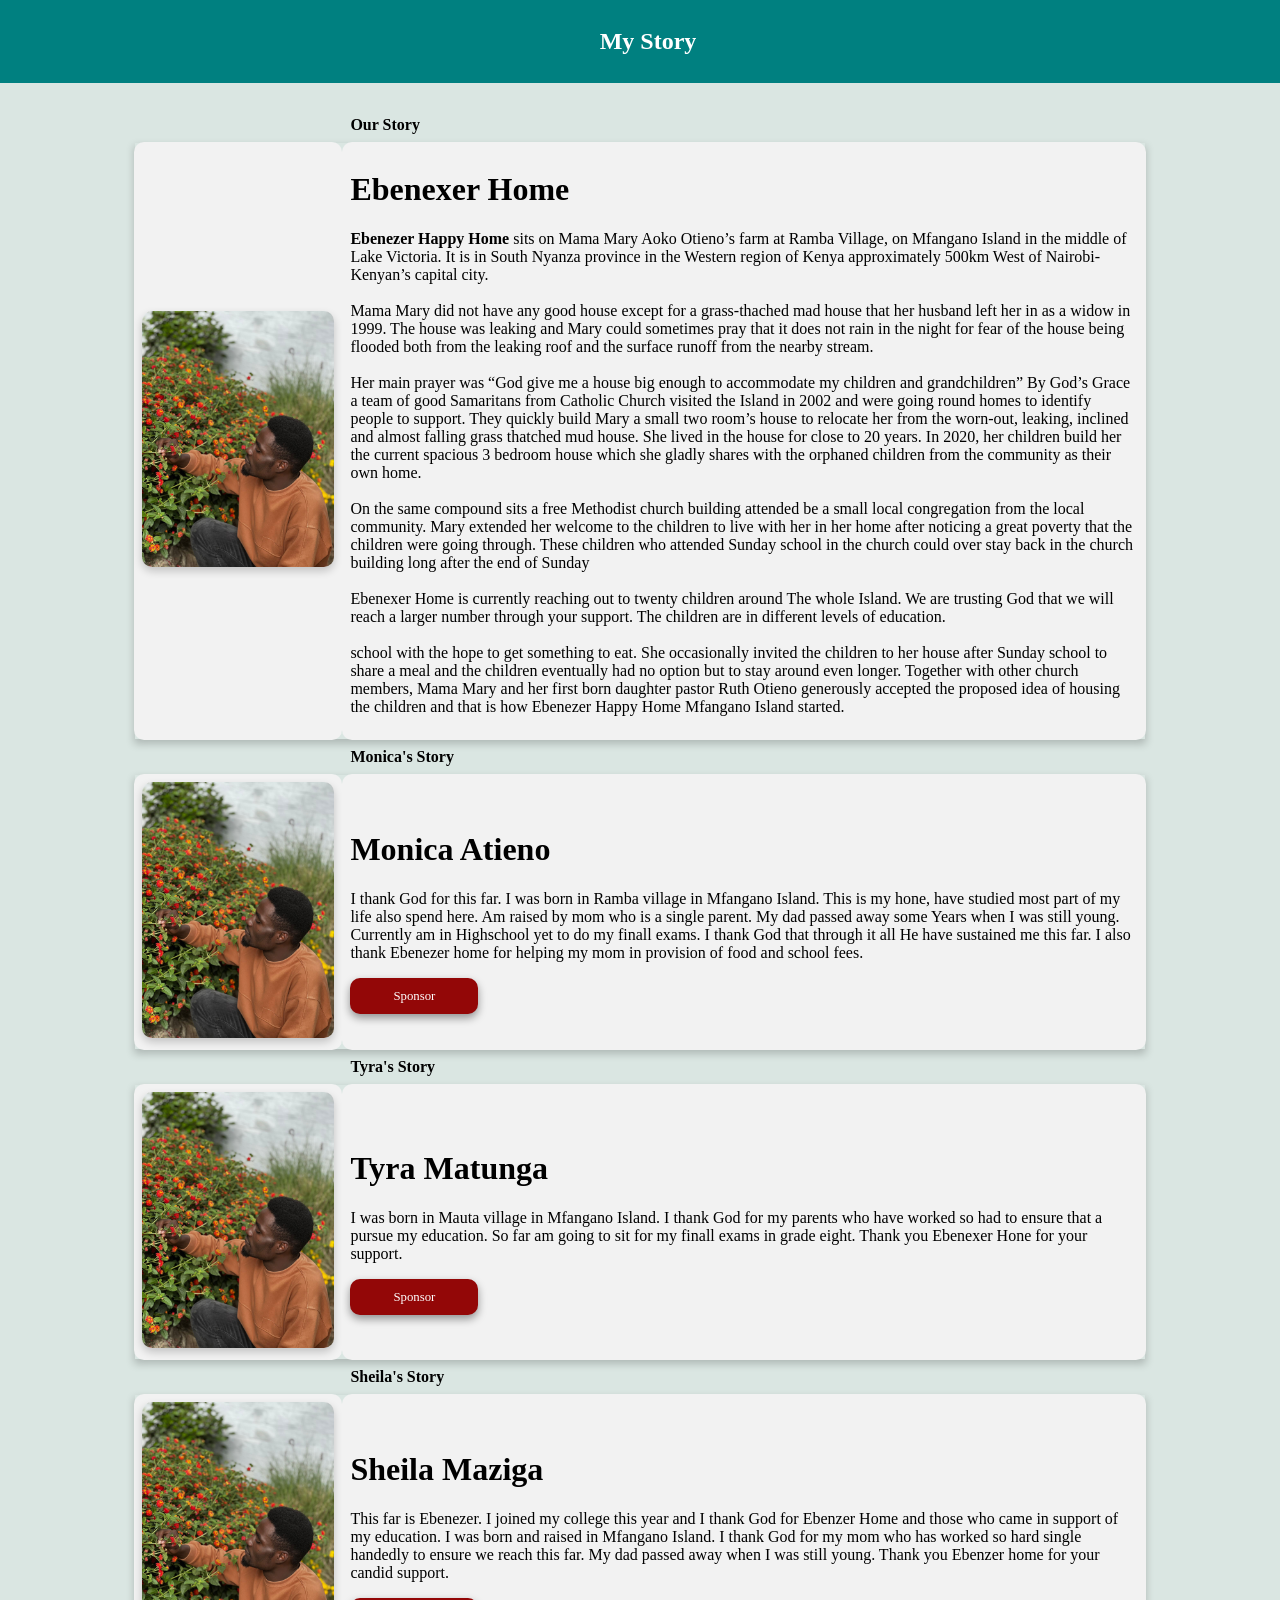
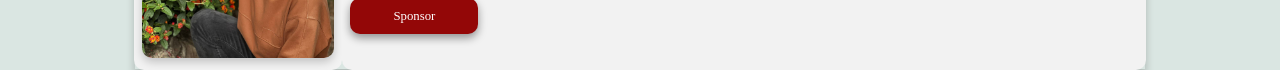
<file: Childeninfo.html>
<!DOCTYPE html>
<html>
<head>
<meta name="viewport" content="width=device-width, initial-scale=1">
<style>
    body{
        background-color:rgb(218,230,226) ;
    }
table {
  position: relative;
  border-collapse: collapse;
  border-spacing: 0;
  width: 80%;
  top: 100px;
  padding: 20px;
  left: 10%;
  
}

th, td {
  text-align: left;
  padding: 8px;
  border-radius: 10px;
  overflow: hidden;
}
img{
    width: 15vw;
    border-radius: 10px;
    height: auto;
    box-shadow: 0 4px 8px 0 rgba(0, 0, 0, 0.2);

}
tr:nth-child(even){
  box-shadow: 0 4px 8px 0 rgba(0, 0, 0, 0.2);
  background-color: #f2f2f2}
.header{
    position: fixed;
    top: 0;
    left: 0;
    padding: 8px;
    width: 100%;
    background-color: teal;
    z-index: 99;
}
tr:hover{
  box-shadow: 0 4px 8px 0 rgba(0, 0, 0, 0.6);

}
.header h2{
    font-family: Tahoma;
    color: #fff;
    text-align: center;
}
button{
    width: 10vw;
    padding: 10px;
    border: none;
    border-radius: 10px;
    background-color: #930707;
    box-shadow: 0 4px 8px 0 rgba(0, 0, 0, 0.4);
}
button a{
    text-decoration: none;
    color: #fff;
    font-family: Tahoma;
    font-size: 1.0vw;
}
</style>
</head>
<body>


    <div class="header">
        <h2>My Story </h2>
    </div>
<div >
  <table>

    <tr>
      <th></th>
      <th>Our Story</th>


    </tr>
    <tr>
      <td> <img src="isa010.jpg" alt=""> </td>

      <td>
<h1>Ebenexer Home</h1>
<p>    
  <b>Ebenezer Happy Home</b>  sits on Mama Mary Aoko Otieno’s farm at Ramba Village, on Mfangano 
Island in the middle of Lake Victoria. It is in South Nyanza province in the Western region of Kenya 
approximately 500km West of Nairobi-Kenyan’s capital city. <br> <br>
Mama Mary did not have any good house except for a grass-thached mad house that her husband 
left her in as a widow in 1999. The house was leaking and Mary could sometimes pray that it does 
not rain in the night for fear of the house being flooded both from the leaking roof and the surface 
runoff from the nearby stream. <br> <br>
Her main prayer was “God give me a house big enough to accommodate my children and 
grandchildren”
By God’s Grace a team of good Samaritans from Catholic Church visited the Island in 2002 and were 
going round homes to identify people to support. They quickly build Mary a small two room’s house 
to relocate her from the worn-out, leaking, inclined and almost falling grass thatched mud house.
She lived in the house for close to 20 years. In 2020, her children build her the current spacious 3 
bedroom house which she gladly shares with the orphaned children from the community as their 
own home.
  <br> <br>
  On the same compound sits a free Methodist church building attended be a small local 
congregation from the local 
community. 
Mary extended her welcome to the children to live with her in her home after noticing a great poverty that 
the children were going through. These children who attended Sunday school in 
the church could over stay back in the church building long after the end of Sunday
<br> <br>
  Ebenexer Home is currently reaching out to twenty children around The whole
    Island. We are trusting God that we will reach a larger number
    through your support. The children are in different levels of
    education. 
    <br> <br>
    school with the hope to get something to eat. She occasionally invited the children to her house 
    after Sunday school to share a meal and the children eventually had no option but to stay around 
    even longer.
    Together with other church members, Mama Mary and her first born daughter pastor Ruth Otieno 
    generously accepted the proposed idea of housing the children and that is how Ebenezer Happy 
    Home Mfangano Island started.
</p>


      </td>

    </tr>

    <tr>
      <th></th>
      <th>Monica's Story</th>


    </tr>
    <tr>
      <td> <img src="isa010.jpg" alt=""> </td>
      <td>
<h1>Monica Atieno</h1>
<p>I thank God for this far. I was born in Ramba village in Mfangano Island.
  This is my hone, have studied most part of my life also spend here.
  Am raised by mom who is a single parent. My dad passed away some Years
  when I was still young. Currently am in Highschool yet to do my
  finall exams. I thank God that through it all
  He have sustained me this far. I also thank Ebenezer home 
  for helping my mom in provision of food and school fees.
</p>
    <button><a href="donate.html">Sponsor</a></button>

      </td>


      <tr>
        <th></th>
        <th>Tyra's Story</th>
  
  
      </tr>
      <tr>
        <td> <img src="isa010.jpg" alt=""> </td>
        <td>
  <h1>Tyra Matunga</h1>
  <p>I was born in Mauta village in Mfangano Island. I thank God for my parents who have
    worked so had to ensure that a pursue my education. So far am going to sit for my
    finall exams in grade eight. Thank you Ebenexer Hone for your support.
  </p>
  
  <button><a href="donate.html">Sponsor</a></button>
        </td>
  
      </tr>

      <tr>
        <th></th>
        <th>Sheila's Story</th>
  
  
      </tr>
      <tr>
        <td> <img src="isa010.jpg" alt=""> </td>
        <td>
  <h1>Sheila Maziga</h1>
  <p>This far is Ebenezer. I joined my college this year and I thank 
    God for Ebenzer Home and those who came in support of my education.
    I was born and raised in Mfangano Island. I thank God for my mom who has worked so hard 
    single handedly to ensure we reach this far. My dad passed away
    when I was still young. Thank you Ebenzer home for your candid support.
  </p>
  
      <button><a href="donate.html">Sponsor</a></button>

        </td>
  
      </tr>
  </table>
</div>

</body>

<!-- Mirrored from www.w3schools.com/howto/tryit.asp?filename=tryhow_css_table_responsive by HTTrack Website Copier/3.x [XR&CO'2014], Mon, 27 Jan 2020 02:38:49 GMT -->
</html>
</file>
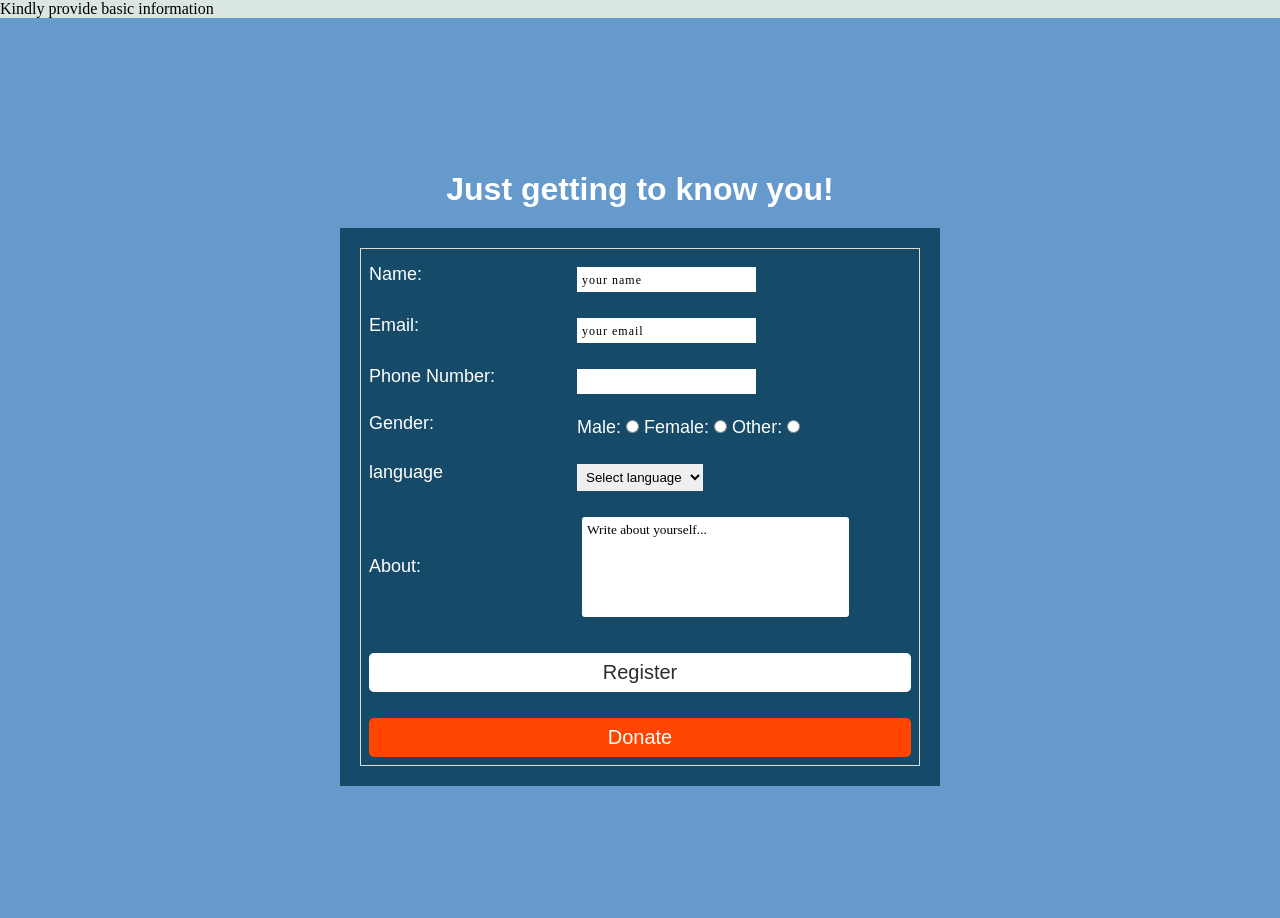
<file: donate.html>
<!DOCTYPE html>
<html lang="en">
<head>
    <meta charset="UTF-8">
    <meta name="viewport" content="width=device-width, initial-scale=1.0">
    <title>Donate</title>
    <link rel="stylesheet" href="style.css">
</head>
<style>
  body{
    overflow:hidden;

  }
    * {
  margin: 0
}

.container {
  display: flex;
  justify-content: center;
  align-items: center;
  flex-direction: column;
  height: 100vh;
  background-color: #6699cc;
}

.container h1 {
  color: white;
  font-family: sans-serif;
  margin: 20px;
}

.registartion-form {
  display: flex;
  justify-content: center;
  align-items: center;
  width: 600px;
  color: rgb(255, 255, 255);
  font-size: 18px;
  font-family: sans-serif;
  background-color: #154a68;
  padding: 20px;
}

.registartion-form input,
.registartion-form select,
.registartion-form textarea {
  border: none;
  padding: 5px;
  margin-top: 10px;
  font-family: sans-serif;
}

.registartion-form input:focus,
.registartion-form textarea:focus {
  box-shadow: 3px 3px 10px rgb(228, 228, 228), -3px -3px 10px rgb(224, 224, 224);
}

.registartion-form .submit {
  width: 100%;
  padding: 8px 0;
  font-size: 20px;
  color: rgb(44, 44, 44);
  background-color: #ffffff;
  border-radius: 5px;
}

.registartion-form .submit:hover {
  box-shadow: 3px 3px 6px rgb(255, 214, 176);
}

#popupContainer {
  display: none;
  position: fixed;
  top: 0;
  left: 0;
  width: 100%;
  height: 100%;
  background: rgba(0, 0, 0, 0.5);
}

#popupContent {
  position: absolute;
  top: 50%;
  left: 50%;
  text-align: center;
  transform: translate(-50%, -50%);
  background: white;
  padding: 20px;
  border-radius: 8px;
  box-shadow: 0 0 10px rgba(0, 0, 0, 0.5);
}
#popupContent h2{
font-family: Tahoma;
}
#popupContent p{
  font-size: 1.5vw;
  font-family: Tahoma;

}
#closePopupBtn {
  background-color: #333;
  margin: 10px;
  color: white;
  padding: 10px;
  border: none;
  border-radius: 4px;
  cursor: pointer;
}
table {
  border-collapse: collapse;
  border-spacing: 0;
  width: 100%;
  border: 1px solid #ddd;
}

th, td {
  text-align: left;
  padding: 8px;
}
#popupBtn{
background-color: orangered;
color: #fff;
}

</style>

<body>
    
  Kindly provide basic information
    <div class="container">
      <h1>Just getting to know you!</h1>
      <form name="registration" class="registartion-form" onsubmit="return formValidation()">
        <table>
          <tr>
            <td><label for="name">Name:</label></td>
            <td><input type="text" name="name" id="name" placeholder="your name"></td>
          </tr>
          <tr>
            <td><label for="email">Email:</label></td>
            <td><input type="text" name="email" id="email" placeholder="your email"></td>
          </tr>
         <!-- 
          <tr>
            <td><label for="password">Password:</label></td>
            <td><input type="password" name="password" id="password"></td>
          </tr>--> 
          <tr>
            <td><label for="phoneNumber">Phone Number:</label></td>
            <td><input type="number" name="phoneNumber" id="phoneNumber"></td>
          </tr>
          <tr>
            <td><label for="gender">Gender:</label></td>
            <td>Male: <input type="radio" name="gender" value="male">
              Female: <input type="radio" name="gender" value="female">
              Other: <input type="radio" name="gender" value="other"></td>
          </tr>
          <tr>
            <td><label for="language">language</label></td>
            <td>
              <select name="language" id="language">
                <option value="">Select language</option>
                <option value="English">English</option>
                <option value="Spanish">Spanish</option>
                <option value="Hindi">Hindi</option>
                <option value="Arabic">Arabic</option>
                <option value="Russian">Russian</option>
              </select>
            </td>
          </tr>

        <!-- 
          <tr>
            <td><label for="zipcode">Zip Code:</label></td>
            <td><input type="number" name="zipcode" id="zipcode"></td>
          </tr>  -->

          <tr> 
            <td><label for="about">About:</label></td>
            <td><textarea name="about" id="about" placeholder="Write about yourself..."></textarea></td>
          </tr>
          <tr>
            <td colspan="2"><input type="submit" class="submit"  value="Register" /></td>
          </tr>
          <tr>
            <td colspan="2"><input type="submit" class="submit" id="popupBtn" value="Donate" /></td>
          </tr>
        </table>
      </form>
    </div>



   
    <div id="popupContainer">
      <div id="popupContent">
        <h2>Donate Via Mpesa or Paypal</h2>
        <br>
        <p>Giving to the needy is lending the Lord!</p> 
        <br>
        <form name="registration" class="registartion-form">
        <table>
<tr>
<th>Paypal Donation</th>
<th>Mpesa Donation</th>
</tr>
<tr>
  <td> <button>Paypal</button></td>
  <td> <button>Mpesa</button></td>
</tr>

 </table>      
</form>
        <button id="closePopupBtn">Close</button>
      </div>
    </div>
    
    
    <script>
      document.addEventListener('DOMContentLoaded', function () {
    const popupContainer = document.getElementById('popupContainer');
    const popupBtn = document.getElementById('popupBtn');
    const closePopupBtn = document.getElementById('closePopupBtn');
    
    popupBtn.addEventListener('click', function () {
      popupContainer.style.display = 'block';
    });
    
    closePopupBtn.addEventListener('click', function () {
      popupContainer.style.display = 'none';
    });
    });
    
    </script>
    
    

<script>
    // Select all input elements for varification
const name = document.getElementById("name");
const email = document.getElementById("email");
const password = document.getElementById("password");
const phoneNumber = document.getElementById("phoneNumber");
const gender = document.registration;
const language = document.getElementById("language");
const zipcode = document.getElementById("zipcode");

// function for form varification
function formValidation() {
  
  // checking name length
  if (name.value.length < 2 || name.value.length > 20) {
    alert("Kindly proceed to donate");
    name.focus();
    return false;
  }
  // checking email
  if (email.value.match(/^\w+([\.-]?\w+)*@\w+([\.-]?\w+)*(\.\w{2,3})+$/)) {
    alert("Please enter a valid email!");
    email.focus();
    return false;
  }
  // checking password
  if (!password.value.match(/^.{5,15}$/)) {
    alert("Password length must be between 5-15 characters!");
    password.focus();
    return false;
  }
  // checking phone number
  if (!phoneNumber.value.match(/^[1-9][0-9]{9}$/)) {
    alert("Phone number must be 10 characters long number and first digit can't be 0!");
    phoneNumber.focus();
    return false;
  }
  // checking gender
  if (gender.gender.value === "") {
    alert("Please select your gender!");
    return false;
  }
  // checking language
  if (language.value === "") {
    alert("Please select your language!")
    return false;
  }
  // checking zip code
  if (!zipcode.value.match(/^[0-9]{6}$/)) {
    alert("Go a head and Donate");
    zipcode.focus();
    return false;
  }
  else{
    alert("Go a head and Donate");
  }
  return true;
}
</script>

</body>
</html>
</file>
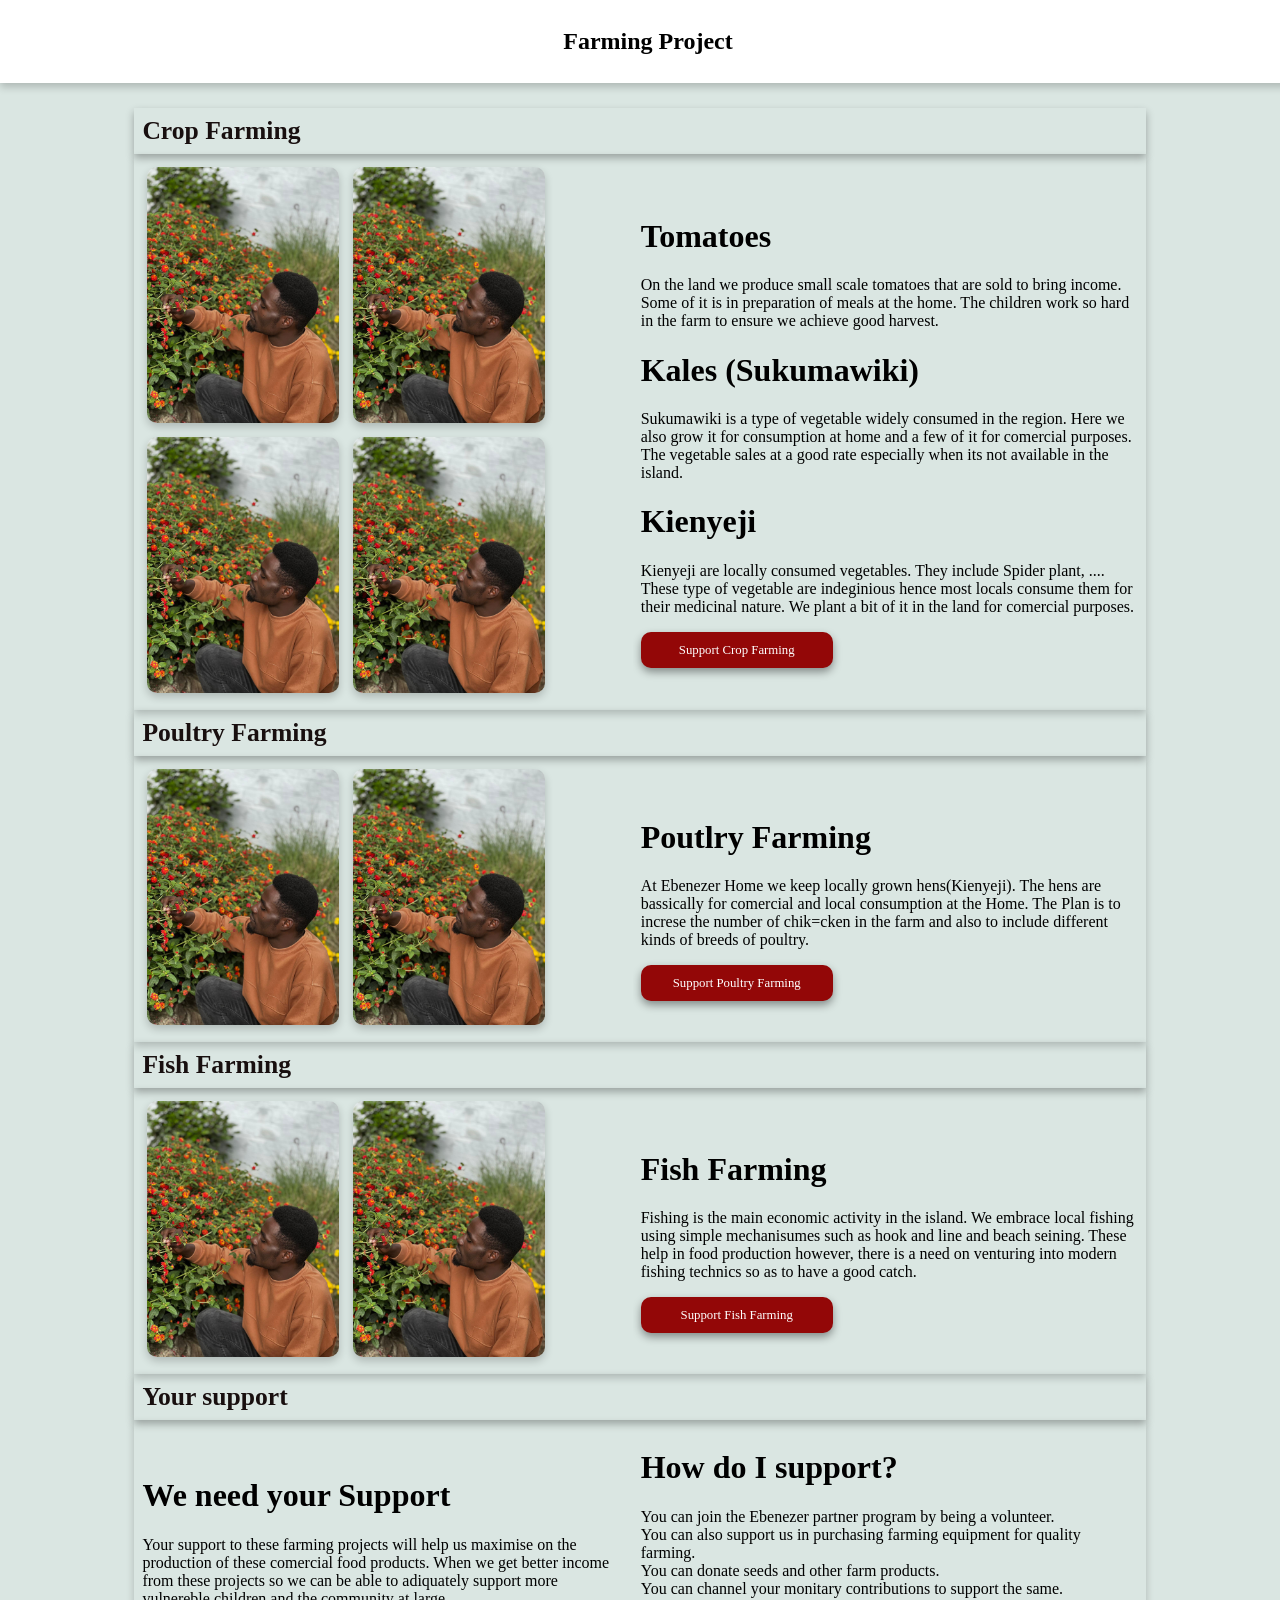
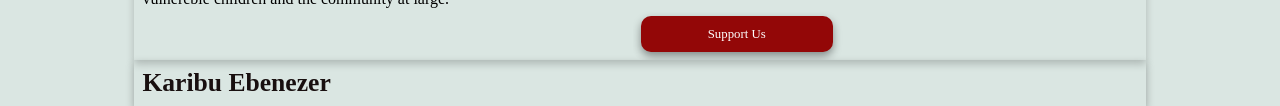
<file: farming.html>
<!DOCTYPE html>
<html>
<head>
<meta name="viewport" content="width=device-width, initial-scale=1">
<style>
    body{
        background-color:rgb(218,230,226) ;
    }
table {
  position: relative;
  border-collapse: collapse;
  border-spacing: 0;
  width: 80%;
  top: 100px;
  padding: 20px;
  left: 10%;

  
}

th, td {
  text-align: left;
  padding: 8px;
  border-radius: 10px;
  overflow: hidden;
}
th{
    font-family: Tahoma;
    font-size: 2vw;
    color: #180f0f;

}
img{
    width: 15vw;
    border-radius: 10px;
    height: auto;
    margin: 5px;
    box-shadow: 0 4px 8px 0 rgba(0, 0, 0, 0.2);

}
tr:nth-child(even){
  box-shadow: 0 4px 8px 0 rgba(0, 0, 0, 0.2);
}
tr{
    box-shadow: 0 4px 8px 0 rgba(0, 0, 0, 0.3);
}


  .header{
    position: fixed;
    top: 0;
    left: 0;
    padding: 8px;
    width: 100%;
    background-color: white;
    z-index: 99;
    box-shadow: 0 4px 8px 0 rgba(0, 0, 0, 0.2);

}
tr:hover{
  box-shadow: 0 4px 8px 0 rgba(0, 0, 0, 0.6);

}
.header h2{
    font-family: Tahoma;
    color: #000;
    text-align: center;
}
button{
    width: 15vw;
    padding: 10px;
    border: none;
    border-radius: 10px;
    background-color: #930707;
    box-shadow: 0 4px 8px 0 rgba(0, 0, 0, 0.4);
}
button a{
    text-decoration: none;
    color: #fff;
    font-family: Tahoma;
    font-size: 1.0vw;
}
td h1{
    font-family: Tahoma;
}
</style>
</head>
<body>


    <div class="header">
        <h2>Farming Project </h2>
    </div>
<div >
  <table>
    <tr>
      <th>Crop Farming</th>
      <th></th>


    </tr>
    <tr>
      <td> <img src="isa010.jpg" alt=""> 
       <img src="isa010.jpg" alt=""> 
       <img src="isa010.jpg" alt=""> 
       <img src="isa010.jpg" alt="">
    </td>


      <td>
<h1>Tomatoes</h1>
<p>On the land we produce small scale tomatoes that are sold to bring income. 
    Some of it is in preparation of meals at the home. The children work so hard 
    in the farm to ensure we achieve good harvest.</p>
    <h1>Kales (Sukumawiki)</h1>
    <p>Sukumawiki is a type of vegetable widely consumed in the region. 
      Here we also grow it for consumption at home and a few of it for comercial purposes.
      The vegetable sales at a good rate especially when its not available in the island.
   </p>

   <h1>Kienyeji</h1>
   <p>Kienyeji are locally consumed vegetables. They include Spider plant, .... 
     These type of vegetable are indeginious
     hence most locals consume them for their medicinal nature. 
     We plant a bit of it in the land for comercial purposes.
   </p>
   <button><a href="donate.html">Support Crop Farming</a></button>

      </td>
      <tr>
        <th>Poultry Farming</th>
        <th></th>
      </tr>
      <tr>
        <td> <img src="isa010.jpg" alt=""> 
            <img src="isa010.jpg" alt="">
        </td>
        <td>
  <h1>Poutlry Farming</h1>
  <p>At Ebenezer Home we keep locally grown hens(Kienyeji). 
    The hens are bassically for comercial and local consumption at the Home.
    The Plan is to increse the number of chik=cken in the farm and also to include 
    different kinds of breeds of poultry.
  </p>
  <button><a href="donate.html">Support Poultry Farming</a></button>

        </td>

        <tr>
            <th>Fish Farming</th>
            <th></th>
          </tr>
          <tr>
            <td> <img src="isa010.jpg" alt=""> 
                <img src="isa010.jpg" alt="">
            </td>
            <td>
      <h1>Fish Farming</h1>
      <p>Fishing is the main economic activity in the island. We embrace 
        local fishing using simple mechanisumes such as hook and line and beach seining.
        These help in food production however, there is a need on 
        venturing into modern fishing technics so as to have a good catch.
      </p>
      <button><a href="donate.html">Support Fish Farming</a></button>

            </td>

        <tr>
            <th>Your support</th>
            <th></th>
      <tr>
        <td>
  <h1>We need your Support</h1>
  <p>Your support to these farming projects will help us maximise on the production of these comercial food products.
     When we get better income from these projects so we can be able to adiquately support more vulnereble children
     and the community at large. 
  </p>

  
        </td>
  <td>  
    <h1>How do I support?</h1>
    You can join the Ebenezer partner program by being a volunteer. <br>
    You can also support us in purchasing farming equipment for quality farming. <br>
    You can donate seeds and other farm products. <br>
    You can channel your monitary contributions to support the same. <br> <br>
    <button><a href="donate.html">Support Us</a></button>
  </td>

      </tr>
      
      <tr>
       <th>Karibu Ebenezer</th> 

      </tr>
  </table>
</div>

</body>

<!-- Mirrored from www.w3schools.com/howto/tryit.asp?filename=tryhow_css_table_responsive by HTTrack Website Copier/3.x [XR&CO'2014], Mon, 27 Jan 2020 02:38:49 GMT -->
</html>
</file>
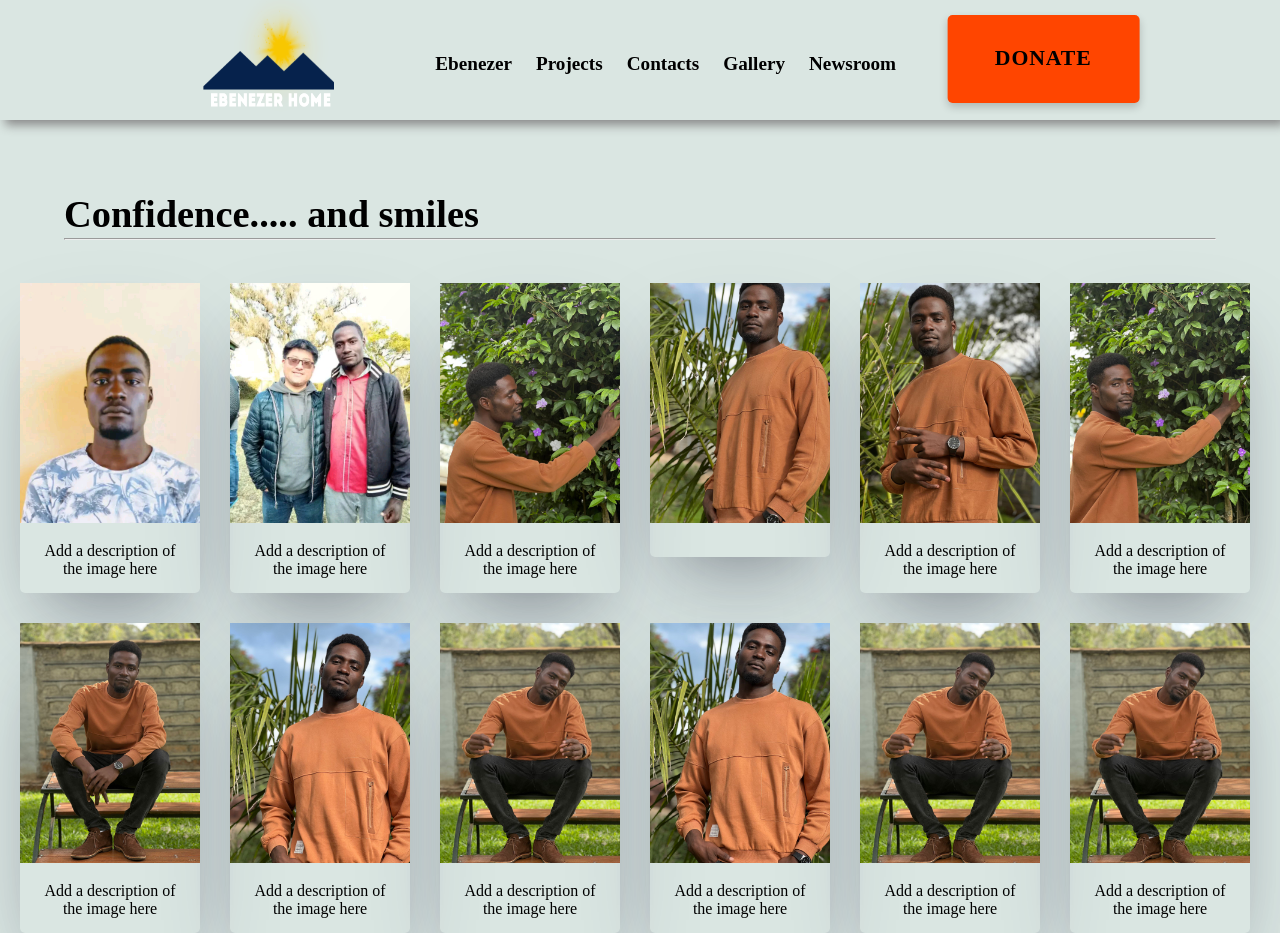
<file: gallery.html>
<!DOCTYPE html>
<html lang="en">
<head>
    <meta charset="UTF-8">
    <meta name="viewport" content="width=device-width, initial-scale=1.0">
    <title>||Our Gallery</title>
    <link rel="stylesheet" href="style.css">
</head>

<body>

    <Header class="hd">
        <img class="logo" src="Ebenezer_logo.png" alt="">
            <div class="heading">
        <a href="index.html">Ebenezer</a>
        <a href="index.html">Projects</a>
        <a href="index.html">Contacts</a>
        <a href="gallery.html">Gallery</a>
        <a href="report.html">Newsroom</a>
        <button onclick="location.href='donate.html'" class="give" >  DONATE  </button>

        
                </div>
            </Header>

  <!-- Gallery -->
  <div id="Gallery" > </div>
  <h2 class="urgallery">Confidence..... and smiles</h2>
  <hr>

<div class="gallery">
  <a target="_blank" href="isaac.jpg">
    <img src="isaac.jpg" alt="Ebenezer Happy Home" width="600" height="400">
  </a>
  <div class="desc">Add a description of the image here</div>
</div>

<div class="gallery">
  <a target="_blank" href="james.jpg">
    <img src="james.jpg" alt="Ebenezer Happy Home" width="600" height="400">
  </a>
  <div class="desc">Add a description of the image here</div>
</div>

<div class="gallery">
  <a target="_blank" href="isa03.jpg">
    <img src="isa03.jpg" alt="Ebenezer Happy Home" width="600" height="400">
  </a>
  <div class="desc">Add a description of the image here</div>
</div>

<div class="gallery">
  <a target="_blank" href="isa04.jpg">
    <img src="isa04.jpg" alt="Ebenezer Happy Home" width="600" height="400">
  </a>
  <div class="desc"></div>
</div>

<div class="gallery">
  <a target="_blank" href="isa 01.jpg">
    <img src="isa 01.jpg" alt="Ebenezer Happy Home" width="600" height="400">
  </a>
  <div class="desc">Add a description of the image here</div>
</div>

<div class="gallery">
  <a target="_blank" href="isa02.jpg">
    <img src="isa02.jpg" alt="Ebenezer Happy Home" width="600" height="400">
  </a>
  <div class="desc">Add a description of the image here</div>
</div>

<div class="gallery">
  <a target="_blank" href="isa05.jpg">
    <img src="isa05.jpg" alt="Ebenezer Happy Home" width="600" height="400">
  </a>
  <div class="desc">Add a description of the image here</div>
</div>

<div class="gallery">
  <a target="_blank" href="isa06.jpg">
    <img src="isa06.jpg" alt="Ebenezer Happy Home" width="600" height="400">
  </a>
  <div class="desc">Add a description of the image here</div>
</div>

<div class="gallery">
  <a target="_blank" href="isa07.jpg">
    <img src="isa07.jpg" alt="Ebenezer Happy Home" width="600" height="400">
  </a>
  <div class="desc">Add a description of the image here</div>
</div>

<div class="gallery">
  <a target="_blank" href="isa08.jpg">
    <img src="isa08.jpg" alt="Ebenezer Happy Home" width="600" height="400">
  </a>
  <div class="desc">Add a description of the image here</div>
</div>

<div class="gallery">
  <a target="_blank" href="isa09.jpg">
    <img src="isa07.jpg" alt="Ebenezer Happy Home" width="600" height="400">
  </a>
  <div class="desc">Add a description of the image here</div>
</div>

<div class="gallery">
  <a target="_blank" href="isa010.jpg">
    <img src="isa07.jpg" alt="Ebenezer Happy Home" width="600" height="400">
  </a>
  <div class="desc">Add a description of the image here</div>
</div>  
</body>
</html>
</file>
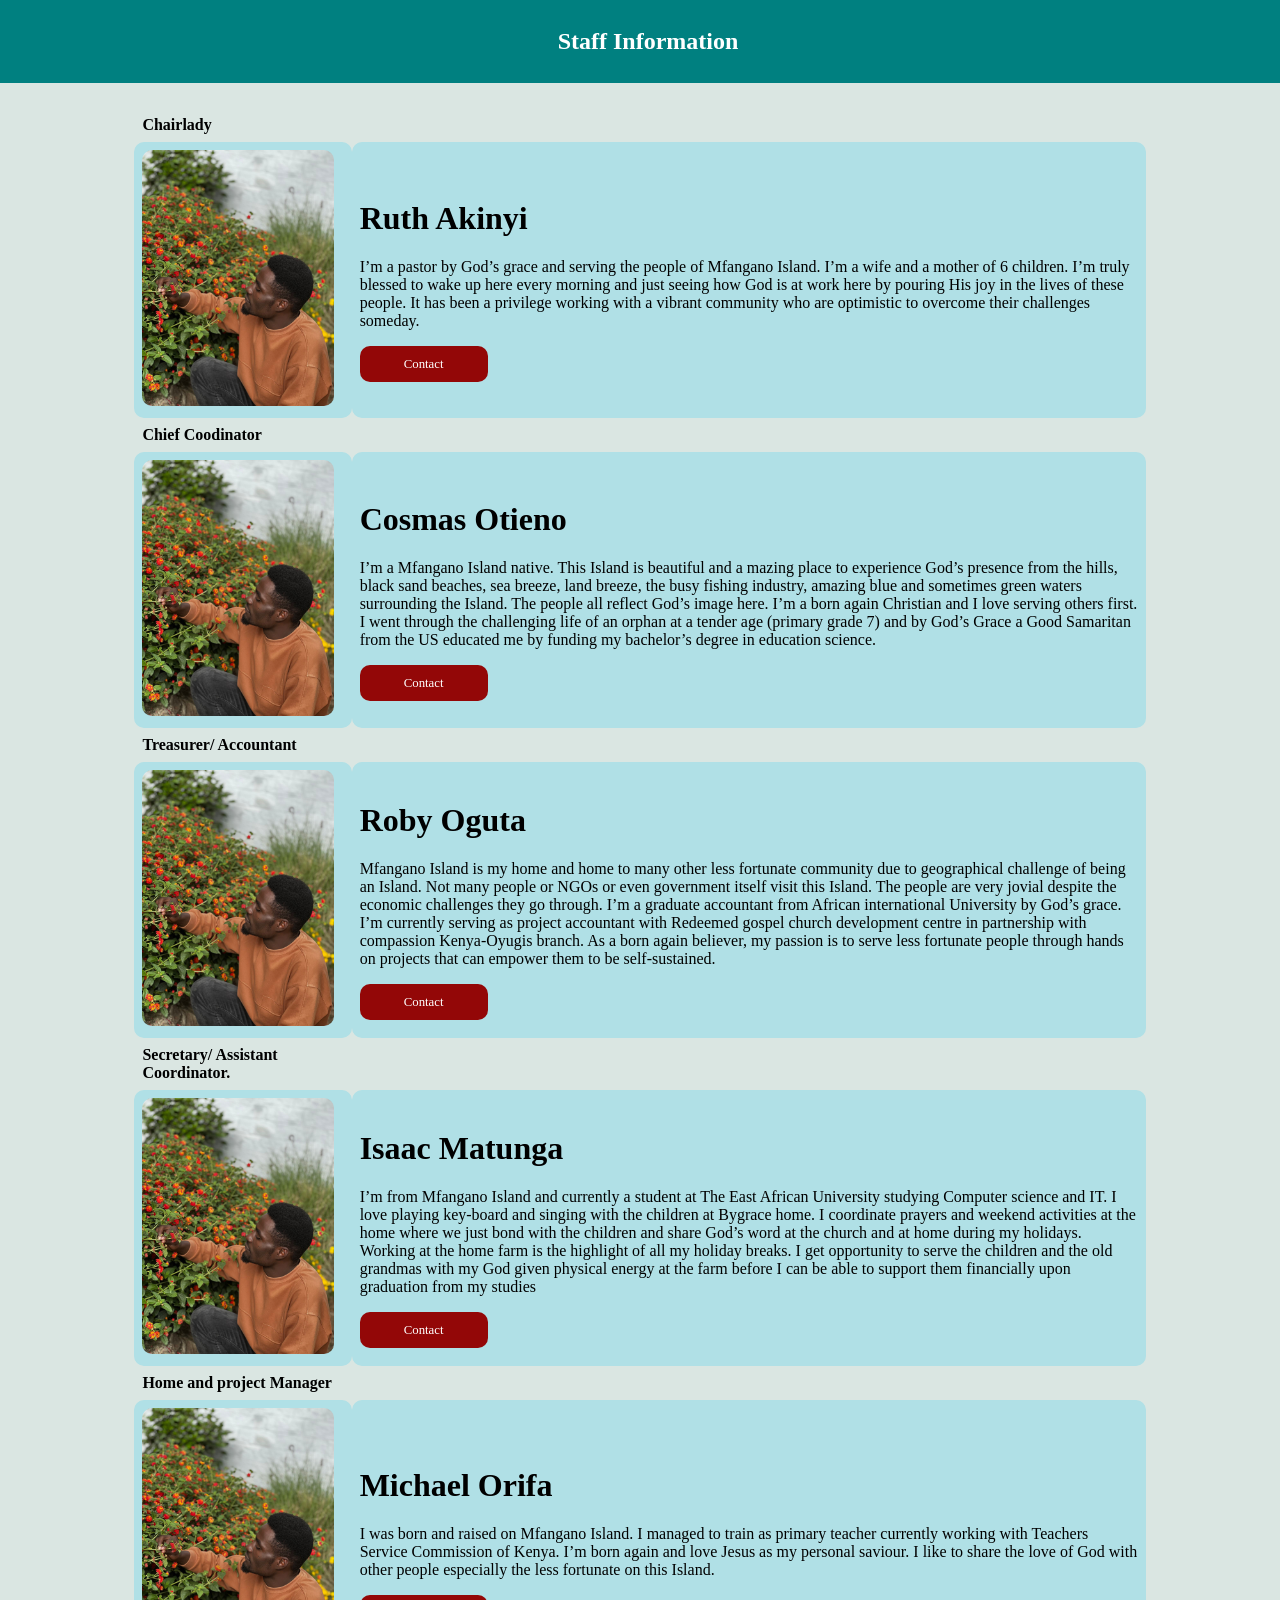
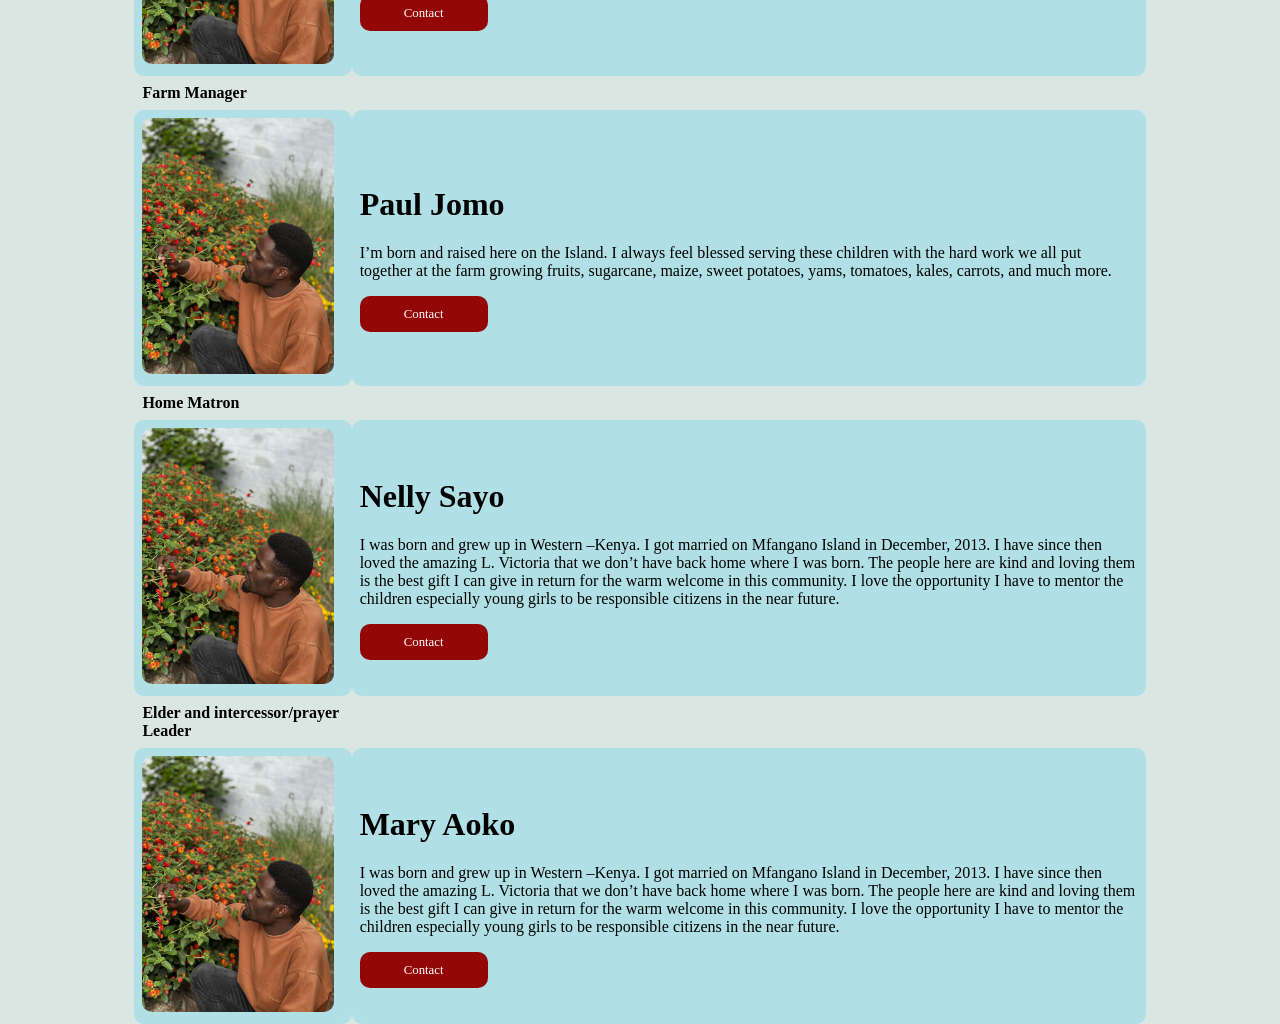
<file: Leaders.html>
<!DOCTYPE html>
<html>
<head>
<meta name="viewport" content="width=device-width, initial-scale=1">
<style>
    body{
        background-color:rgb(218,230,226) ;

    }
table {
    position: relative;
  border-collapse: collapse;
  border-spacing: 0;
  width: 80%;
  top: 100px;
  padding: 20px;
  left: 10%;
  
}

th, td {
  text-align: left;
  padding: 8px;
  border-radius: 10px;
  overflow: hidden;

}
img{
    width: 15vw;
    border-radius: 10px;
    height: auto;
}
tr:nth-child(even){background-color:powderblue;}
.header{
    position: fixed;
    top: 0;
    left: 0;
    padding: 8px;
    width: 100%;
    background-color: teal;
    z-index: 99;
}
.header h2{
    font-family: Tahoma;
    color: #fff;
    text-align: center;
}
button{
    width: 10vw;
    padding: 10px;
    border: none;
    border-radius: 10px;
    background-color: #930707;
}
button a{
    text-decoration: none;
    color: #fff;
    font-family: Tahoma;
    font-size: 1.0vw;
}
#popupContainer {
  display: none;
  position: fixed;
  top: 0;
  left: 0;
  width: 100%;
  height: 100%;
  background: rgba(0, 0, 0, 0.5);
}

#popupContent {
  position: absolute;
  top: 50%;
  left: 50%;
  text-align: left;
  transform: translate(-50%, -50%);
  background: white;
  padding: 20px;
  border-radius: 8px;
  box-shadow: 0 0 10px rgba(0, 0, 0, 0.5);
}
#popupContent h2{
font-family: Tahoma;
text-align: center;
}
#popupContent p{
  font-size: 1.5vw;
  font-family: Tahoma;

}
#closePopupBtn {
  background-color: #333;
  margin: 10px;
  color: white;
  padding: 10px;
  border: none;
  border-radius: 4px;
  cursor: pointer;
}
</style>
</head>
<body>


    <div class="header">
        <h2>Staff Information </h2>
    </div>
<div >
  <table>

    <tr>
      <th>Chairlady</th>
      <th></th>


    </tr>
    <tr>
      <td> <img src="isa010.jpg" alt=""> </td>
      <td>
<h1>Ruth Akinyi</h1>
<p>I’m a pastor by 
  God’s grace and serving the people of Mfangano Island. I’m a 
  wife and a mother of 6 children. I’m truly blessed to wake up 
  here every morning and just seeing how God is at work here 
  by pouring His joy in the lives of these people. It has been a 
  privilege working with a vibrant community who are optimistic 
  to overcome their challenges someday. </p>

<button ><a href="">Contact</a></button>
      </td>

    </tr>

    <tr>
      <th>Chief Coodinator</th>
      <th></th>


    </tr>
    <tr>
      <td> <img src="isa010.jpg" alt=""> </td>
      <td>
<h1>Cosmas Otieno</h1>
<p>I’m a Mfangano Island native. This Island is beautiful and a 
  mazing place to experience God’s presence from the hills, 
  black sand beaches, sea breeze, land breeze, the busy fishing 
  industry, amazing blue and sometimes green waters 
  surrounding the Island. The people all reflect God’s image 
  here. I’m a born again Christian and I love serving others first. I 
  went through the challenging life of an orphan at a tender age (primary grade 7) and by 
  God’s Grace a Good Samaritan from the US educated me by funding my bachelor’s degree in 
  education science.  </p>
    <button  id="popupBtn" >  <a href="">Contact</a> </button>

      </td>


      <tr>
        <th>Treasurer/ Accountant</th>
        <th></th>
  
  
      </tr>
      <tr>
        <td> <img src="isa010.jpg" alt=""> </td>
        <td>
  <h1>Roby Oguta</h1>
  <p> Mfangano Island is my 
    home and home to many other less fortunate community due to 
    geographical challenge of being an Island. Not many people or 
    NGOs or even government itself visit this Island. The people are 
    very jovial despite the economic challenges they go through. I’m 
    a graduate accountant from African international University by 
    God’s grace.  I’m currently serving as project accountant with 
    Redeemed gospel church development centre in partnership 
    with compassion Kenya-Oyugis branch. As a born again believer, 
    my passion is to serve less fortunate people through hands on 
    projects that can empower them to be self-sustained. </p>
  
      <button > <a href="">Contact</a></button>

        </td>
  
      </tr>
      <tr>
        <th>Secretary/ Assistant Coordinator. </th>
        <th></th>
      </tr>
      <tr>
        <td> <img src="isa010.jpg" alt=""> </td>
        <td>
  <h1>Isaac Matunga</h1>
  <p> I’m from Mfangano Island and currently a student at The East 
    African University studying Computer science and IT. I love 
    playing key-board and singing with the children at Bygrace 
    home. I coordinate prayers and weekend activities at the 
    home where we just bond with the children and share God’s 
    word at the church and at home during my holidays. 
    Working at the home farm is the highlight of all my holiday 
    breaks. I get opportunity to serve the children and the old 
    grandmas with my God given physical energy at the farm 
    before I can be able to support them financially upon 
    graduation from my studies </p>
  
      <button > <a href="">Contact</a></button>

        </td>
  
      </tr>

      <tr>
        <th>Home and project Manager</th>
        <th></th>
      </tr>
      <tr>
        <td> <img src="isa010.jpg" alt=""> </td>
        <td>
  <h1>Michael Orifa</h1>
  <p> I was born and 
    raised on Mfangano Island. I managed to train as primary 
    teacher currently working with Teachers Service Commission of 
    Kenya. I’m born again and love Jesus as my personal saviour. I 
    like to share the love of God with other people especially the 
    less fortunate on this Island.</p>
  
      <button > <a href="">Contact</a></button>

        </td>
  
      </tr>

      <tr>
        <th>Farm Manager</th>
        <th></th>
      </tr>
      <tr>
        <td> <img src="isa010.jpg" alt=""> </td>
        <td>
  <h1>Paul Jomo</h1>
  <p>  I’m born and raised here on the 
    Island. I always feel blessed serving these children with the hard 
    work we all put together at the farm growing fruits, sugarcane, 
    maize, sweet potatoes, yams, tomatoes, kales, carrots, and much 
    more.
    </p>
  
      <button > <a href="">Contact</a></button>

        </td>
  
      </tr>

      <tr>
        <th>Home Matron</th>
        <th></th>
      </tr>

      <tr>
        <td> <img src="isa010.jpg" alt=""> </td>
        <td>
  <h1>Nelly Sayo</h1>
  <p> I was born and grew up in 
    Western –Kenya. I got married on Mfangano Island in 
    December, 2013. I have since then loved the amazing L. 
    Victoria that we don’t have back home where I was born. The 
    people here are kind and loving them is the best gift I can give 
    in return for the warm welcome in this community. I love the 
    opportunity I have to mentor the children especially young girls 
    to be responsible citizens in the near future. 
    </p>
  
      <button > <a href="">Contact</a></button>

        </td>
  
      </tr>


      <tr>
        <th> Elder and intercessor/prayer Leader</th>
        <th></th>
      </tr>
     <tr>
        <td> <img src="isa010.jpg" alt=""> </td>
        <td>
  <h1>Mary Aoko</h1>
  <p> I was born and grew up in 
    Western –Kenya. I got married on Mfangano Island in 
    December, 2013. I have since then loved the amazing L. 
    Victoria that we don’t have back home where I was born. The 
    people here are kind and loving them is the best gift I can give 
    in return for the warm welcome in this community. I love the 
    opportunity I have to mentor the children especially young girls 
    to be responsible citizens in the near future. 
    </p>
  
      <button > <a href="">Contact</a></button>

        </td>
  
      </tr>
  </table>
</div>



 
<div id="popupContainer">
    <div id="popupContent">
      <h2>Contact us</h2>
      <br>
      <p>Phone: 0794463360</p>
      <p>Email: cosmasotieno@yahoo.com</p> 
      <p>Facebook: Cosmas Otieno</p>
      <br>
      <button id="closePopupBtn">Close</button>
    </div>
  </div>
  

  
  <script>
    document.addEventListener('DOMContentLoaded', function () {
  const popupContainer = document.getElementById('popupContainer');
  const popupBtn = document.getElementById('popupBtn');
  const closePopupBtn = document.getElementById('closePopupBtn');
  
  popupBtn.addEventListener('click', function () {
    popupContainer.style.display = 'block';
  });
  
  closePopupBtn.addEventListener('click', function () {
    popupContainer.style.display = 'none';
  });
  });
  
  </script>


</body>

<!-- Mirrored from www.w3schools.com/howto/tryit.asp?filename=tryhow_css_table_responsive by HTTrack Website Copier/3.x [XR&CO'2014], Mon, 27 Jan 2020 02:38:49 GMT -->
</html>
</file>
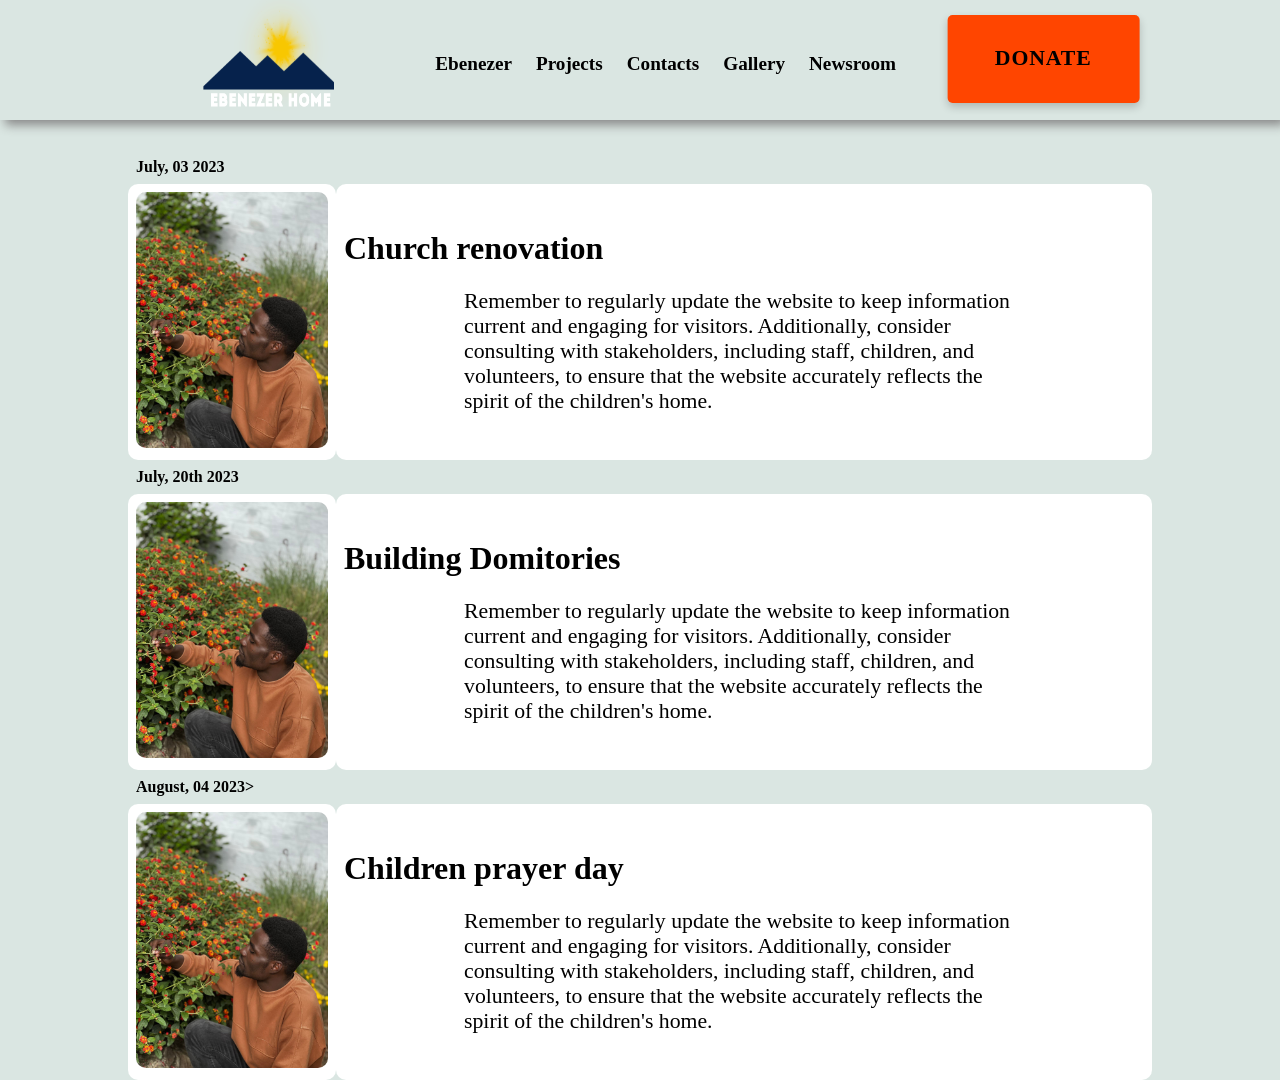
<file: Report.html>
<!DOCTYPE html>
<html>
<head>
<meta name="viewport" content="width=device-width, initial-scale=1">
<link rel="stylesheet" href="style.css">
<style>
    body{
        background-color:rgb(218,230,226) ;

    }
table {
    position: relative;
  border-spacing: 0;
  border-collapse: collapse;
  width: 80%;
  top: 150px;
  padding: 20px;
  left: 10%;
  
}

th, td {
  text-align: left;
  padding: 8px;
  border-radius: 10px;
  overflow: hidden;
}
img{
    width: 15vw;
    border-radius: 10px;
    height: auto;
}
tr:nth-child(even){background-color: #fff}

</style>
</head>
<body>

  <!-- Heading-->
  <Header class="hd">
    <img class="logo" src="Ebenezer_logo.png" alt="">
        <div class="heading">
            <a href="index.html">Ebenezer</a>
            <a href="index.html">Projects</a>
            <a href="index.html">Contacts</a>
            <a href="gallery.html">Gallery</a>
            <a href="report.html">Newsroom</a>
            <button onclick="location.href='donate.html'" class="give" >  DONATE  </button>
    
            </div>
        </Header>
<div >
  <table>
    <tr>
      <th>July, 03 2023</th>
      <th></th>
    </tr>
    <tr>
      <td> <img src="isa010.jpg" alt=""> </td>
      <td>
<h1>Church renovation</h1>
<p >Remember to regularly update the website to
     keep information current and engaging for visitors.
      Additionally, consider consulting with stakeholders, 
      including staff, children, and volunteers, to ensure that the website 
    accurately reflects the spirit of the children's home.</p>

      </td>
      <tr>
        <th>July, 20th 2023</th>
        <th></th>
  
  
      </tr>
      <tr>
        <td> <img src="isa010.jpg" alt=""> </td>
        <td>
  <h1>Building Domitories</h1>
  <p>Remember to regularly update the website to
       keep information current and engaging for visitors.
        Additionally, consider consulting with stakeholders, 
        including staff, children, and volunteers, to ensure that the website 
      accurately reflects the spirit of the children's home.</p>
  
        </td>
  
      </tr>

      <tr>
        <th>August, 04 2023></th>
        <th></th>
  
  
      </tr>
      <tr>
        <td> <img src="isa010.jpg" alt=""> </td>
        <td>
  <h1>Children prayer day</h1>
  <p >Remember to regularly update the website to
       keep information current and engaging for visitors.
        Additionally, consider consulting with stakeholders, 
        including staff, children, and volunteers, to ensure that the website 
      accurately reflects the spirit of the children's home.</p>
  

        </td>
  
      </tr>
  </table>
</div>

</body>

<!-- Mirrored from www.w3schools.com/howto/tryit.asp?filename=tryhow_css_table_responsive by HTTrack Website Copier/3.x [XR&CO'2014], Mon, 27 Jan 2020 02:38:49 GMT -->
</html>
</file>
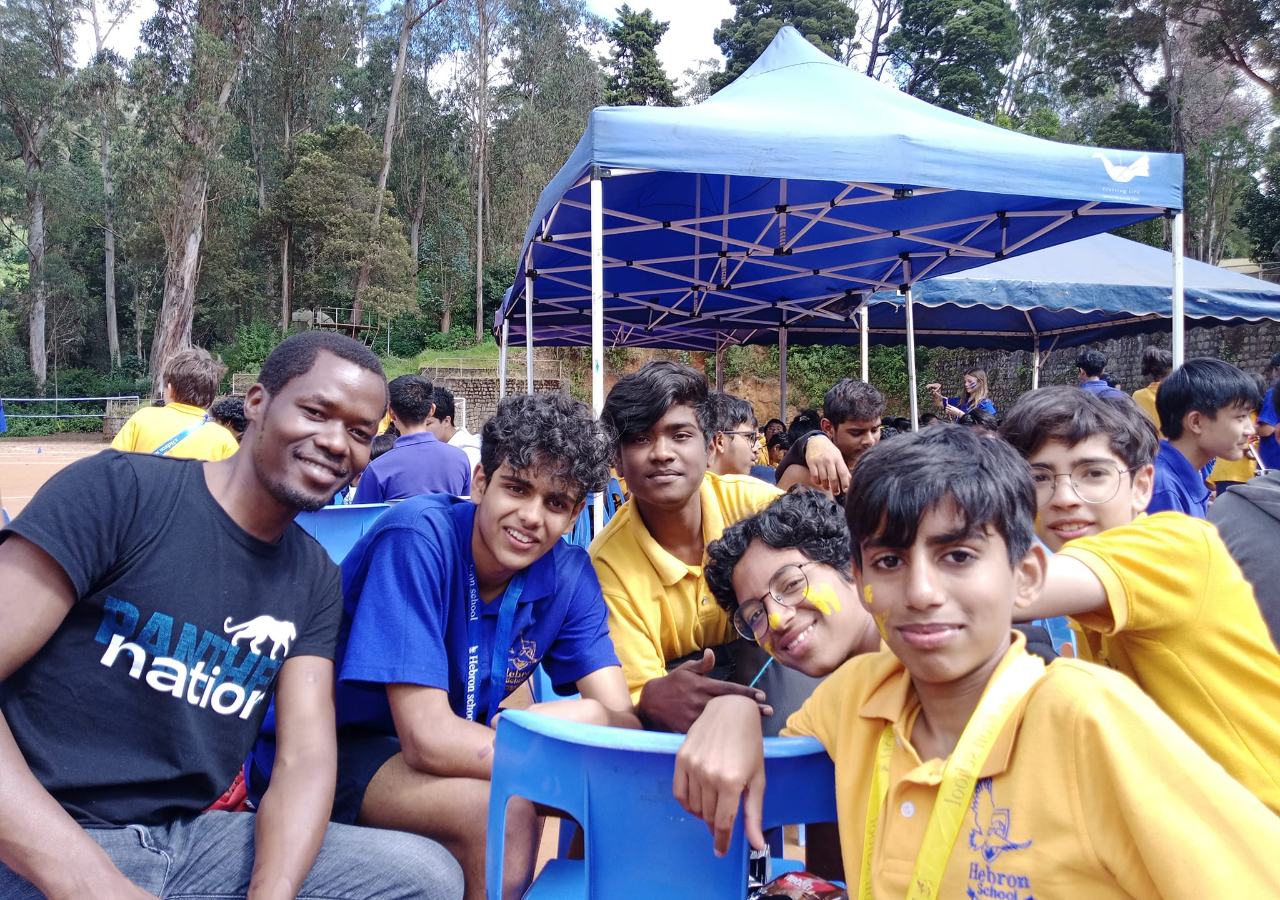
<file: test.html>
<!DOCTYPE html>
<html lang="en">
<head>
    <meta charset="UTF-8">
    <meta name="viewport" content="width=device-width, initial-scale=1.0">
    <style>
        body {
            margin: 0;
            padding: 0;
            background-size: cover;
            background-position: center;
            transition: background-image 1s ease-in-out;
            height: 100vh; 
        }
    </style>
</head>
<body>
    <script>
        // Define an array of image URLs to use as backgrounds
        const backgroundImages = [
            'Mfangano.jpg',
            'Uncle cosmas.jpg',
            'poultry farming.jpg',
            // Add more image URLs as needed
        ];

        // Function to change the background image
        function changeBackground() {
            const randomIndex = Math.floor(Math.random() * backgroundImages.length);
            const randomImage = backgroundImages[randomIndex];
            document.body.style.backgroundImage = `url('${randomImage}')`;
        }

        // Initial background change
        changeBackground();

        // Set an interval to change the background image every 5 seconds (adjust as needed)
        const interval = setInterval(changeBackground, 5000); // 5000 milliseconds (5 seconds)

        // Optionally, you can clear the interval after a certain number of iterations
        // For example, to stop after 10 background changes:
        // let iterations = 0;
        // const maxIterations = 10;
        // const interval = setInterval(() => {
        //     changeBackground();
        //     iterations++;
        //     if (iterations === maxIterations) {
        //         clearInterval(interval);
        //     }
        // }, 5000);
    </script>
</body>
</html>
</file>
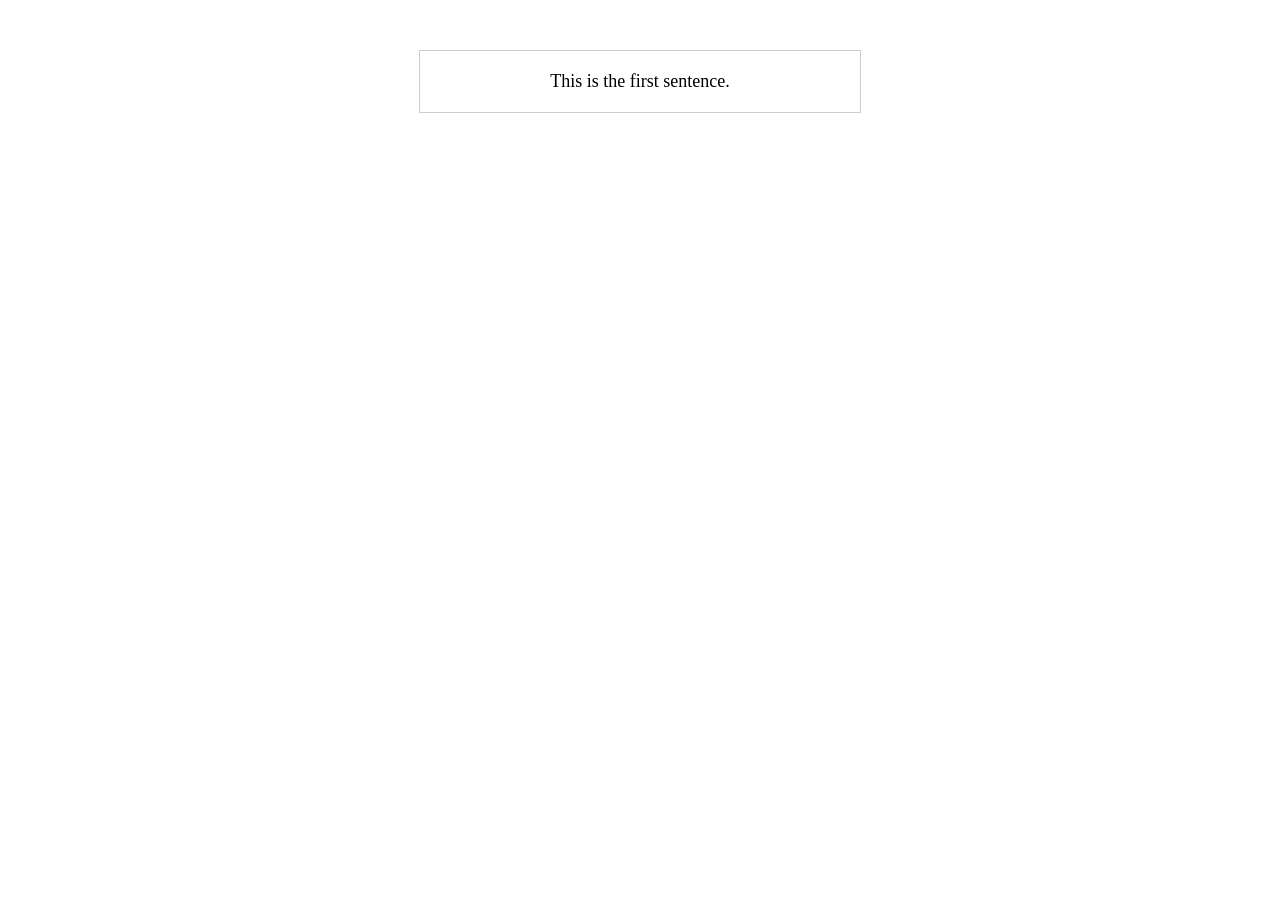
<file: text_changing.html>
<!DOCTYPE html>
<html lang="en">
<head>
  <meta charset="UTF-8">
  <meta name="viewport" content="width=device-width, initial-scale=1.0">
  <title>Changing Sentences with Animation</title>
  <style>
    #textContainer {
      font-size: 18px;
      padding: 20px;
      width: 400px;
      margin: 50px auto;
      border: 1px solid #ccc;
      text-align: center;
    }

    .fadeIn {
      animation: fadeIn 1.5s ease-in-out;
    }

    @keyframes fadeIn {
      0% { opacity: 0; }
      100% { opacity: 1; }
    }
  </style>
</head>
<body>

  <div id="textContainer"></div>

  <script>
    const sentences = [
      "This is the first sentence.",
      "Here comes the second sentence.",
      "And now the third sentence.",
      "Last but not least, the fourth sentence."
    ];

    let currentIndex = 0;

    function changeSentenceWithAnimation() {
      const textContainer = document.getElementById('textContainer');
      textContainer.classList.remove('fadeIn');

      setTimeout(() => {
        textContainer.textContent = sentences[currentIndex];
        textContainer.classList.add('fadeIn');
        currentIndex = (currentIndex + 1) % sentences.length;

        // Change sentence every 3 seconds (adjust as needed)
        setTimeout(changeSentenceWithAnimation, 3000);
      }, 500);
    }

    // Initial call to start the animation
    changeSentenceWithAnimation();
  </script>
</body>
</html>
</file>
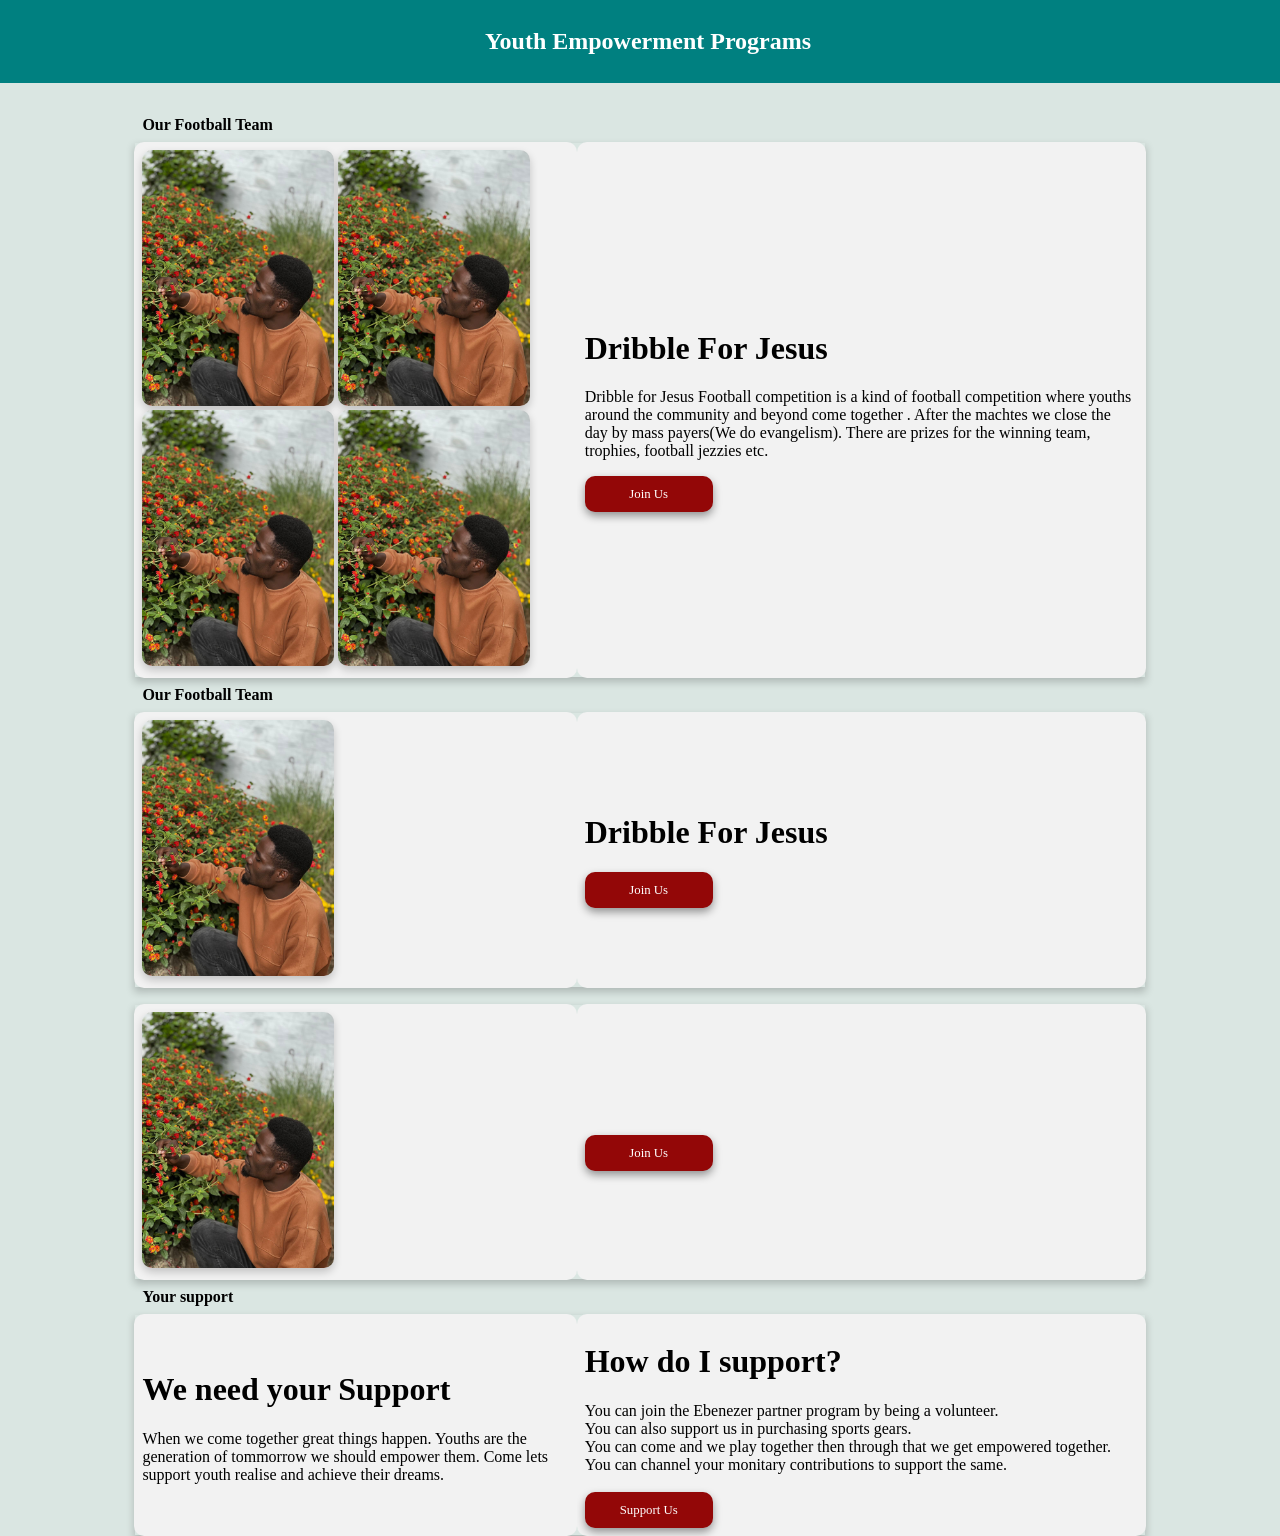
<file: youthemp.html>
<!DOCTYPE html>
<html>
<head>
<meta name="viewport" content="width=device-width, initial-scale=1">
<style>
    body{
        background-color:rgb(218,230,226) ;
    }
table {
  position: relative;
  border-collapse: collapse;
  border-spacing: 0;
  width: 80%;
  top: 100px;
  padding: 20px;
  left: 10%;
  
}

th, td {
  text-align: left;
  padding: 8px;
  border-radius: 10px;
  overflow: hidden;
}
img{
    width: 15vw;
    border-radius: 10px;
    height: auto;
    box-shadow: 0 4px 8px 0 rgba(0, 0, 0, 0.2);

}
tr:nth-child(even){
  box-shadow: 0 4px 8px 0 rgba(0, 0, 0, 0.2);
  background-color: #f2f2f2}
.header{
    position: fixed;
    top: 0;
    left: 0;
    padding: 8px;
    width: 100%;
    background-color: teal;
    z-index: 99;
}
tr:hover{
  box-shadow: 0 4px 8px 0 rgba(0, 0, 0, 0.6);

}
.header h2{
    font-family: Tahoma;
    color: #fff;
    text-align: center;
}
button{
    width: 10vw;
    padding: 10px;
    border: none;
    border-radius: 10px;
    background-color: #930707;
    box-shadow: 0 4px 8px 0 rgba(0, 0, 0, 0.4);
}
button a{
    text-decoration: none;
    color: #fff;
    font-family: Tahoma;
    font-size: 1.0vw;
}
</style>
</head>
<body>


    <div class="header">
        <h2>Youth Empowerment Programs</h2>
    </div>
<div >
  <table>
    <tr>
      <th>Our Football Team</th>
      <th></th>


    </tr>
    <tr>
      <td> <img src="isa010.jpg" alt="">
        <img src="isa010.jpg" alt="">
        <img src="isa010.jpg" alt="">
        <img src="isa010.jpg" alt="">
      </td>
      <td>
<h1>Dribble For Jesus</h1>
<p>Dribble for Jesus
  Football competition is a kind of football competition where youths around the community and beyond come together
 . After the machtes we close the day by mass payers(We do evangelism).
 There are prizes for the winning team, trophies, football jezzies etc.
</p>
    <button><a href="donate.html">Join Us</a></button>

      </td>
      <tr>
        <th>Our Football Team</th>
        <th></th>
  
  
      </tr>
      <tr>
        <td> <img src="isa010.jpg" alt=""> </td>
        <td>
  <h1>Dribble For Jesus</h1>
  <p></p>
  
  <button><a href="donate.html">Join Us</a></button>
        </td>
  
      </tr>

      <tr>
        <th></th>
        <th></th>
  
  
      </tr>
      <tr>
        <td> <img src="isa010.jpg" alt=""> </td>
        <td>
  <h1></h1>
  <p></p>
  
      <button><a href="donate.html">Join Us</a></button>

        </td>
  
      </tr>

      <tr>
        <th>Your support</th>
        <th></th>
  <tr>
    <td>
<h1>We need your Support</h1>
<p>When we come together great things happen. Youths are the generation of tommorrow
  we should empower them. Come lets support youth realise and achieve their dreams.

</p>


    </td>
<td>  
<h1>How do I support?</h1>
You can join the Ebenezer partner program by being a volunteer. <br>
You can also support us in purchasing sports gears. <br>
You can come and we play together then through that we get empowered together. <br>
You can channel your monitary contributions to support the same. <br> <br>
<button><a href="donate.html">Support Us</a></button>
</td>

  </tr>

  </table>
</div>

</body>

<!-- Mirrored from www.w3schools.com/howto/tryit.asp?filename=tryhow_css_table_responsive by HTTrack Website Copier/3.x [XR&CO'2014], Mon, 27 Jan 2020 02:38:49 GMT -->
</html>
</file>
<file: style.css>
body{
    overflow-x: hidden;
    background-color:rgb(218,230,226) ;
    margin: 0;
  padding: 0;
  background-size: cover;
  background-position: center;
  background-repeat: no-repeat;
  transition: background-image 1s ease-in-out;
  height:550px; 
  }
    .home{
   position: absolute;
  background-position: center;
  background-repeat: no-repeat;
  background-size: cover;
  height: 100%;
  left: 0;
  right: 0;
  width: 100%;
    }

    html{
    box-sizing: border-box;
}

*, *:before, *:after {
  box-sizing: inherit;
}

.hd{
       position: fixed;
       width: 100%;
       height: 120px;
       top: 0;
       text-wrap: wrap;
       flex-wrap: wrap;
       left: 0;
       background-color:rgb(218,230,226) ;
       box-shadow: 5px 5px 10px #888888;
       z-index: 99;

    }
.heading{
position: fixed;
transform: translate(80%,27px);
   padding: 2%;
   word-spacing: 20px;
}

.give{
  position: absolute;
 /* background-color: rgb(25, 9, 203);*/
  background-color: orangered;
  box-shadow: 0 4px 8px 0 rgba(0, 0, 0, 0.2);
  font-size: 1.7vw;
  letter-spacing:0.9px;
  font-weight: bold;
  font-family: Tahoma;
  border-radius: 5px;
  border: none;
 height: 120%; 
 width: 15vw; 
 left: 105%;
 top: -12px;
 -webkit-animation: breathing 5s ease-out infinite normal;
 animation: breathing 5s ease-out infinite normal;
 -webkit-font-smoothing: antialiased;

}
.gv{
  color: #fff;
}
@-webkit-keyframes breathing {
0% {
 -webkit-transform: scale(0.9);
 transform: scale(0.9);
}

25% {
 -webkit-transform: scale(1);
 transform: scale(1);
}

60% {
 -webkit-transform: scale(0.9);
 transform: scale(0.9);
}

100% {
 -webkit-transform: scale(0.9);
 transform: scale(0.9);
}
}

@keyframes breathing {
0% {
 -webkit-transform: scale(0.9);
 -ms-transform: scale(0.9);
 transform: scale(0.9);
}

25% {
 -webkit-transform: scale(1);
 -ms-transform: scale(1);
 transform: scale(1);
}

60% {
 -webkit-transform: scale(0.9);
 -ms-transform: scale(0.9);
 transform: scale(0.9);
}

100% {
 -webkit-transform: scale(0.9);
 -ms-transform: scale(0.9);
 transform: scale(0.9);
}
}


 .heading a{
    text-decoration: none;
    color:black;
    font-weight: bold;
    font-size: 1.5vw;
    font-family: 'tahoma';
}
.logo{
    position: fixed;
    height: 55%;
    width: 30vw;
    transform: translate(20%,-20%);
    }

  /*  .home {
      position: relative;
      transform: translate(130px, 100px);
      font-size: 6vw;
      color: #C0C0C0;
      text-shadow: 3px 3px #555;
      width: 90%;
      height: auto;
      text-shadow: 0 4px 8px 0 rgba(0, 0, 0, 0.5);


       background-image: linear-gradient(rgba(70, 130, 180, .8), rgba(178, 34, 34, .8)), url(https://source.unsplash.com/VWcPlbHglYc);
  }*/
    .title1{
        position: relative;
        transform: translate(130px, 80px);
        font-size: 6vw;
        color: #fff;
        text-shadow: 3px 3px #555;
        width: 90%;
        height: auto;
        text-shadow: 0 4px 8px 0 rgba(0, 0, 0, 0.5);

    }
    .title2{
        position: relative;
        -webkit-transform: translate(90%, 100%);
        -ms-transform: translate(90%, 200%);
        transform: translate(90%, 100%);
        width: 450px;
        font-size: 2vw;
        color: #fff;
        height: auto;  
        text-align: center;
        text-shadow: 0 4px 8px 0 rgba(0, 0, 0, 0.5);

    }
    .vision{
        position:absolute;
        width: 100%;
        height: 560px;
        background-color: #C0C0C0;
        text-align: center;
        left:0px;
        right: 0;
        top: 633px;
        padding: 10px;
    }
    .img_vision1{
      position: relative;
      transform: translate(-15%,10%);
      width: 40%;
      border-radius: 10px;
      height: auto;
      box-shadow: 0 4px 8px 0 rgba(0, 0, 0, 0.2);
    }
    .img_vision2{
      position: relative;
      transform: translate(-90%,30%);
width: 40%;
border-radius: 10px;
box-shadow: 0 4px 8px 0 rgba(0, 0, 0, 0.3);
height: auto;
    }
    .dis_vision{
      visibility: hidden;
    }
    .visio{
      position: relative;
      width: 50%;
      height: auto;
      transform: translate(100%,-120%);
 
  }
  #lanmo{
    border: 2px solid black;
    background: transparent;
  }
  #lanmo a{
    color: black;
font-weight: bold;
  }
    .lanmo{
        width: 15vw;
        height: 40px;
        border: none;
        border-radius: 5px;
        background-color: #10A5F5;
        box-shadow: 0 4px 8px 0 rgba(0, 0, 0, 0.2);
        -webkit-animation: breathing 5s ease-out infinite normal;
        animation: breathing 5s ease-out infinite normal;
        -webkit-font-smoothing: antialiased;
    }
    .lanmo a{
      text-decoration: none;
      color: #fff;
    }
    p{
        position: relative;
        width: 70%;
        left: 15%;
        font-size: 1.7vw;
    }
    .urgallery{
        position: absolute;
        font-size: 3vw;
        font-family: Tahoma;
        top: 160px;
        left: 5%;
    }
hr{
  position: relative;
  top:230px;
  width: 90%;
}



div.gallery {
  position:relative;
  margin:15px;
  float: left;
  box-shadow: rgba(50, 50, 93, 0.25) 0px 50px 100px -20px, rgba(0, 0, 0, 0.3) 0px 30px 60px -30px;
  width: 180px;
 top: 250px;
 color: black;
 font-family: Tahoma;
 left: 5px;
border-radius: 5px;
}

div.gallery:hover {
  opacity: 0.7;
}

div.gallery img {
  width: 100%;
  height: auto;
}

div.desc {
  padding: 15px;
  text-align: center;
}

.urprojects{
        position: absolute;
        top: 1300px;
        left: 10%;  
         font-family: Tahoma; 
         font-size: 3vw;
     
    }
    .myline{
      position: absolute;
      top: 1370px; 
      width: 90%;
      left: 5%;

    }
    .projects{
      position: absolute;
      top: -400px;
      width: 100%;
      left: 0;
      height: auto;
    }
    .projects h3{
      font-family: Tahoma;
      font-size: 2vw;
    }
    .projects p{
      font-size: 1.5vw;
    }
       .project1{
      position: absolute;
      top: 1950px;
      width: 30vw;
      height: auto;
      justify-content: center;
      text-align: center;
      background-image: linear-gradient(rgba(70, 130, 180, .8), rgba(178, 34, 34, .8)), url(Farming.jpeg);
      background-position: center;
      border-radius: 10px;
      font-family: Tahoma;
      box-shadow: 0 4px 8px 0 rgba(0, 0, 0, 0.2);
      background-repeat: no-repeat;
      background-size: cover;
      color:#fff;
    }
    .project2{
      position: absolute;
      top: 1850px;
      width: 30vw;
      height: auto;
      text-align: center;
      border-radius: 10px;
      justify-content: center;
      left: 36%;
      font-family: Tahoma;
      box-shadow: 0 4px 8px 0 rgba(0, 0, 0, 0.2);
      background-image: linear-gradient(rgba(70, 130, 180, .8), rgba(178, 34, 34, .8)), url(Comunity.jpg);
   /*   background: url(fish\ cage.jpg);*/
      background-position: center;
      background-repeat: no-repeat;
      background-size: cover;
      color: #fff;
    }
    .project3{
      position: absolute;
      top: 1950px;
      width: 30vw;
      border-radius: 10px;
      height: auto;
      text-align: center;
      justify-content: center;
      left: 71%;
      font-family: Tahoma;
      box-shadow: 0 4px 8px 0 rgba(0, 0, 0, 0.2);
    /*  background: url(poultry\ farming.jpg);*/
      background-image: linear-gradient(rgba(70, 130, 180, .8), rgba(178, 34, 34, .8)), url(poultry\ farming.jpg);
      background-position: center;
      background-repeat: no-repeat;
      background-size: cover;
      color: #fff;
    }
    .project4{
      position: absolute;
      top: 2250px;
      border-radius: 10px;
      width: 30vw;
      height: auto;
      text-align: center;
      justify-content: center;
      left: 36%;
      font-family: Tahoma;
      box-shadow: 0 4px 8px 0 rgba(0, 0, 0, 0.2);
   /*   background: url(Comunity.jpg);*/
   background-image: linear-gradient(rgba(70, 130, 180, .8), rgba(178, 34, 34, .8)), url(fish\ cage.jpg);
      background-position: center;
      background-repeat: no-repeat;
      background-size: cover;
      color: #fff;
    }

    .project5{
      position: absolute;
      top: 2350px;
      border-radius: 10px;
      width: 30vw;
      height: auto;
      text-align: center;
      justify-content: center;
      font-family: Tahoma;
      box-shadow: 0 4px 8px 0 rgba(0, 0, 0, 0.2);
     /* background: url(teamwork.jpg);*/
      background-image: linear-gradient(rgba(70, 130, 180, .8), rgba(178, 34, 34, .8)), url(teamwork.jpg);
      background-position: center;
      background-repeat: no-repeat;
      background-size: cover;
      color: #fff;
    }

    .project6{
      position: absolute;
      top: 2350px;
      width: 30vw;
      border-radius: 10px;
      height: auto;
      text-align: center;
      justify-content: center;
      left: 71%;
      box-shadow: 0 4px 8px 0 rgba(0, 0, 0, 0.2);
      font-family: Tahoma;
   /*   background: url(Cultural.jpg);*/
      background-image: linear-gradient(rgba(70, 130, 180, .8), rgba(178, 34, 34, .8)), url(Cultural.jpg);
      background-position: center;
      background-repeat: no-repeat;
      background-size: cover;
      color: #fff;
    }
    .project1:hover{
      box-shadow: 0 4px 8px 0 rgba(0, 0, 0, 0.9);
    }
    .project2:hover{
      box-shadow: 0 4px 8px 0 rgba(0, 0, 0, 0.9);
    }
    .project3:hover{
      box-shadow: 0 4px 8px 0 rgba(0, 0, 0, 0.9);
    }
    .project4:hover{
      box-shadow: 0 4px 8px 0 rgba(0, 0, 0, 0.9);
    }
    .project5:hover{
      box-shadow: 0 4px 8px 0 rgba(0, 0, 0, 0.9);
    }
 .project6:hover{
      box-shadow: 0 4px 8px 0 rgba(0, 0, 0, 0.9);
    }
    .pro_logo{
      position: absolute;
      height: 400px;
    width: 360px;
    left: 0;
    opacity: 0.1;
    }
    .one{
   font-family: impact; 
   font-size: 50px;
   opacity: 0.7;

    }

    .join_us{
      position: absolute;
     /* top: 3373px;*/
     top: 2850px;
     background-color:rgb(218,230,226) ;
      left: 0;
      right: 0;
      color: #000;
      width: 100%;
      height:450px;
    
    }

    .join-container {
      position: relative;
      text-align: center;
      left: -30%;
      top: 145px;
    }
.join_us h2{
  position: absolute;
  text-align: left;
  left: 55px;
  width: 40%;
  top: 10px;
  font-family:Tahoma;
  font-size: 2vw;
}  
.policy{
  position: absolute;
  left: 70px;
  font-size: 0.9vw;
  top: 400px;

} 
.join_us p{
  text-align: left;
  width: 35%;
  top: 120px;
  font-size: 1.5vw;
  left: 55px;
}  
.join_us img{
  position: relative;
left: 50%;
  width: 45vw;
  border-radius: 10px;
  top: -150px;
  height: auto;
}  
.myjoin{
  position: absolute;
  top: 2350px;
  left: 10%;  
   font-family: Tahoma; 
   font-size: 3vw;

}
.myline2{
position: absolute;
top: 2415px; 
width: 90%;
left: 5%;

}

    /*jump links*/
    #Home{
      position:absolute;
        width: 100%;
        left:0px;
        right: 0;
        top: 530px;
    }
    #Gallery{
  position:relative;
  margin:3px;
  width: 180px;
  top: 650px;
    }
    #Project_Reviews{
      position: absolute;
        top: 1150px;
    }
#Connect{

  position: absolute;
  top: 2780px;
}
    /*Contact Page*/
    .contact_home{
      position: absolute;
      top: 2950px;
      left: 0;
    }

    .contact_list{
      position: absolute;
      background-color: #10A5F5;
      width: 50vw;
      height: 450px;
      padding: 10px;
      left: 0;
      border: none;
    }
    .contact_list h2{
    color: #fff;
    font-family: Tahoma;
    font-size: 1.5vw;
    }
    .contact_list p{
      position: relative;
      top:120px ;
      color: #fff;
      font-family: Tahoma;
      font-weight: bold;
      font-size: 1.5vw;
       }
       
       .contact_section{
      position: relative;
      width: 50vw;
      height: 450px;
      left: 100%;
      color:black;
      padding: 20px;
      border: 1px solid black;
      font-family:  Tahoma;
      text-align: center;
    }
    .contact_section input[type="email"] {
      position: relative;
      width: 80%;
      height: 35px;
      margin: 7px;
      border-radius: 3px;
      border: 1px solid #000;
      color: black;
      font-family: Tahoma;
    }
    .contact_section input {
      position: relative;
      width: 80%;
      height: 35px;
      margin: 7px;
      border-radius: 3px;
      border: 1px solid #000;
      color: black;
      font-family: Tahoma;
    }
    .contact_section input:focus{
      outline: none;
    }   
 
    input::placeholder{
        color:black;
        font-size: 12px;
        font-family: Tahoma;
        letter-spacing: 1px;
    }

    textarea{
      position: relative;
      width: 80%;
      height: 100px;
      margin: 5px;
      border: 1px solid #000;
      color: #000;
      border-radius: 3px;
      font-family: Tahoma;
      resize: none;
    }
    textarea:focus{
      outline: none;
    }

    textarea::placeholder{
        color:black;
        font-family: Tahoma;
    }
   #submit{
      position: relative;
      width: 80%;
      height: 35px;
      margin: 7px;
      border-radius: 3px;
      border: 1px solid #fff;
      color: #fff;
      background: rgb(8, 129, 8);

    }
    #submit:hover{
      opacity: 0.7;
    }


    .slider{
      position: absolute;
      top: 3500px;
      width:100%;
      height:800px;
      margin: 20px auto;
     background:transparent;
     color: #fff;
      left: 0;
      right: 0;
    }
    #img{
      position: relative;
      width:100%;
      height:100%;
      object-fit: contain;      
  }
  img{
    width:100%;
    height:100%;
}
    .donate{
      position: absolute;
      height: 50px;
      width: 20vw;
      border: none;
      border-radius: 3px;
      text-decoration: none;
      font-weight: bold;
      cursor: pointer; 
      font-family:'Lantinghei SC';
      font-size: 16px;
      background: #3cc8b4;
      color: #fff;
      -webkit-animation: breathing 5s ease-out infinite normal;
      animation: breathing 5s ease-out infinite normal;
      -webkit-font-smoothing: antialiased;
    
    }
  @-webkit-keyframes breathing {
    0% {
      -webkit-transform: scale(0.9);
      transform: scale(0.9);
    }
  
    25% {
      -webkit-transform: scale(1);
      transform: scale(1);
    }
  
    60% {
      -webkit-transform: scale(0.9);
      transform: scale(0.9);
    }
  
    100% {
      -webkit-transform: scale(0.9);
      transform: scale(0.9);
    }
  }
  
  @keyframes breathing {
    0% {
      -webkit-transform: scale(0.9);
      -ms-transform: scale(0.9);
      transform: scale(0.9);
    }
  
    25% {
      -webkit-transform: scale(1);
      -ms-transform: scale(1);
      transform: scale(1);
    }
  
    60% {
      -webkit-transform: scale(0.9);
      -ms-transform: scale(0.9);
      transform: scale(0.9);
    }
  
    100% {
      -webkit-transform: scale(0.9);
      -ms-transform: scale(0.9);
      transform: scale(0.9);
    }
  }

  .donate:after {
    content: "";
    display: block;
    position: absolute;
    background-color: rgb(73, 39, 39);
    padding-top: 300%;
    padding-left: 350%;
    margin-left: -20px!important;
    margin-top: -120%;
    opacity: 0;
    transition: all 2s
}
  .donate:active:after {
    padding: 0;
    margin: 0;
    opacity: 0.9;
    transition: 0s
}



.patnership{
      position: absolute;
     top: 1700px;
     background-color:rgb(218,230,226) ;
      left: 0;
      right: 0;
      color: #000;
      width: 100%;
      height:450px;

    }
    .patnership img{
      height: 380px;
    width: 360px;
    }
    /*
    div.scroll-container {
        overflow: auto;
        white-space: nowrap;
        padding: 5px;
        overflow: scroll;
      }*/
      
      div.scroll-container img {
        padding: 5px;
      }
.scroll-container::-webkit-scrollbar{
display: none;
}


.patnership h2{
    position: relative;
    transform: translate(100px, 30px);
    font-size: 3vw;
    color: black;

}


.report img{
  position: absolute;
  top: 150px;
width: 400px;
height: auto;
border-radius: 3px;
left: 100px;
}
.report h1{
  position: absolute;
  left: 530px;
  top: 160px;
}
.report p{
  position: absolute;
  left: 530px;
  top: 230px;
  width: 50%;
  height: auto;
}



   .new{
    background: radial-gradient(circle, #0077ea, #1f4f96, #1b2949, #000);} 


    
.column {
  position: relative;
  float: left;
  width: 30%;
  margin-bottom: 16px;
  padding: 0 8px;
  left: 5%;
  top: 30px;
}

.card {
  box-shadow: 0 4px 8px 0 rgba(0, 0, 0, 0.3);
  margin: 5px;
  border-top-right-radius: 10px;
  border-top-left-radius: 10px;
  border-bottom-right-radius: 10px;
  border-bottom-left-radius: 10px;


}

.about-section {
  padding: 50px;
  text-align: center;
  height: 60vh;
  background-color: rgba(0, 0, 0, 0.5);
 /* background-image: linear-gradient(rgba(0, 0, 0, 0.2),rgba(0, 0, 0, 0.7),url(Mfangano.jpg));*/
  background-position: center;
  background-repeat: no-repeat;
  background-size: cover;
  color: white;
}
.impact{
  position:relative;
  margin:15px;
  width: 20vw;
  height: 200px; 
   float: left;
  padding: 10px;
  background-color: rgba(0, 0, 0, 0.9);
 color: #fff;
 font-family: Tahoma;
 left: 5px;
border-radius: 5px;
}
.impact h3{
  font-size: 2vw;
}
.impact h2{
  font-size: 1.8vw;
}

.scrolling-container{
  position:absolute;
  width: 100%;
  height: 80%;
  overflow: hidden;
  white-space: nowrap;
  left: 0;
  background: rgba(0, 0, 0, 0.35); 
  top: 950px;
padding: 50px;
}
/*.overlay {
  position: absolute;
  top: 0;
  left: 0;
  width: 100%;
  height: 100%;
  background: rgba(0, 0, 0, 0.35); 
}*/
.content {
  display: inline-flex;
  animation: scrollAnimation 35s linear infinite;
  top: -500px;

}

.section {
  position:relative;
  margin:45px;
  float: left;
  width: 55vw;
  height: 300px;
  padding: 10px;
  background-color: rgba(0, 0, 0, 0.5);
 color: #fff;
 font-family: Tahoma;
 left: 5px;
border-radius: 5px;
  flex-shrink: 0;
}

.section:nth-child(1) {
  background-color: rgba(0, 0, 0, 0.8);
  box-shadow: 0 4px 8px 0 rgba(0, 0, 0, 0.3);

}

.section:nth-child(2) {
  background-color: rgba(0, 0, 0,0.8);
    box-shadow: 0 4px 8px 0 rgba(0, 0, 0, 0.3);

}

.section:nth-child(3) {
  background-color: rgba(0, 0, 0, 0.8);
  box-shadow: 0 4px 8px 0 rgba(0, 0, 0, 0.3);
}
.section:nth-child(4) {
  background-color: rgba(0, 0, 0, 0.8);
  box-shadow: 0 4px 8px 0 rgba(0, 0, 0, 0.3);
}

@keyframes scrollAnimation {
  from {
    transform: translateX(0);
  }
  to {
    transform: translateX(-100%);
  }
}

.scrolling-container h1{
  font-size: 2.5vw;
  font-weight: bold;
  font-family: Tahoma;
  text-align: center;
  color: #fff;
  top: 10px;
 left: 30%;
}
.section h2{
  position: relative;
  font-size: 1.7vw;
  text-wrap: wrap;
  left: 30px;
  font-weight: normal;
  width: 90%;
}

.section h3{
  position: relative;
  font-size: 1vw;
  font-weight: normal;
  text-align: center;
  top: 170px;
  width: 90%;
}

.container {
  padding: 0 16px;
}

.container::after, .row::after {
  content: "";
  clear: both;
  display: table;
}

.title {
  color: grey;
}

.button {
  border: none;
  outline: 0;
  display: inline-block;
  padding: 8px;
  color: white;
  background-color: #000;
  text-align: center;
  cursor: pointer;
  width: 100%;
border-radius: 10px;
  -webkit-animation: breathing 5s ease-out infinite normal;
  animation: breathing 5s ease-out infinite normal;
  -webkit-font-smoothing: antialiased;

}
@-webkit-keyframes breathing {
0% {
  -webkit-transform: scale(0.9);
  transform: scale(0.9);
}

25% {
  -webkit-transform: scale(1);
  transform: scale(1);
}

60% {
  -webkit-transform: scale(0.9);
  transform: scale(0.9);
}

100% {
  -webkit-transform: scale(0.9);
  transform: scale(0.9);
}
}

@keyframes breathing {
0% {
  -webkit-transform: scale(0.9);
  -ms-transform: scale(0.9);
  transform: scale(0.9);
}

25% {
  -webkit-transform: scale(1);
  -ms-transform: scale(1);
  transform: scale(1);
}

60% {
  -webkit-transform: scale(0.9);
  -ms-transform: scale(0.9);
  transform: scale(0.9);
}

100% {
  -webkit-transform: scale(0.9);
  -ms-transform: scale(0.9);
  transform: scale(0.9);
}
}
@media screen and (max-width: 650px) {
  .column{
    width: 100%;
    display: block;
  }
}


.button:hover {
  background-color: #555;
}


.card img{
  width:100%;
  height:200px;
  border-top-right-radius: 10px;
  border-top-left-radius: 10px;

}

/*
.title1 {
  animation: 4s anim-title1 ease-out infinite;
}
@keyframes anim-title1 {
  0% {
    opacity: 0;
    transform: translateY(80%);
  }
  20% {
    opacity: 0;
  }
  50% {
    opacity: 1;
    transform: translateY(0%);
  }
  100% {
    opacity: 1;
    transform: translateY(0%);
  }
}*/


.hme {
  margin: auto;
  color: white;
 /* font: 700 normal 2.5em 'tahoma';*/
  text-shadow: 5px 2px #222324, 2px 4px #222324, 3px 5px #222324;
}

.map{
  position: absolute;
  left: 0;

  width: 100%;
top: 270px;

}
.footer{
  position: absolute;
  top: 2000px;
  width:100%;
  left: 0;
  right: 0;
  height: auto;
  color: #fff;
  background-color: #000;
}
.stl{
  width:10%;
}
#myDiv{
  position: relative;
  top: -70px;
  text-align: left;
  width: 38%;
  height: auto;
  left: 35%;
  color: #fff;
}
#myDiv p{
  font-size: 1.2vw;
  letter-spacing: 0.5px;
  word-spacing: 5px;
}
#myDiv h2{
  text-align: center;
}


.cnu{
  position: absolute;
  left: 0px;
  top: -10px;
  text-align: left;
  width:20%;
 }

 .contact_line{
  position: relative;
  top:130px;
  rotate: 90deg;
  right: 140px;
  width: 28%;
 }

 .contact_line2{
  position: relative;
  top:-100px;
  rotate: 90deg;
  left: 170px;
  width: 74%;
 }


 .subscribe-container {
  position: relative;
  text-align: center;
  left: 35%;
  top: 35px;
}


input[type="email"] {
  padding: 10px;
  margin-right: 5px;
  width: 20vw;
}

input[type="submit"] {
  padding: 10px 20px;
  background-color: #4CAF50;
  color: white;
  border: none;
  border-radius: 4px;
  cursor: pointer;
  transition: background-color 0.3s;
}

input[type="submit"]:hover {
  background-color: #45a049;
}
.Subscribe{
  top: -15px;
  width: 20%;
}

i{
  font-size: 2.5vw;
  margin: 5px;
color:rgb(218,230,226) ;

}
i:hover{
  color: #fff;
}

.cnu i a{
  font-size: 0.9vw;
  text-decoration: none;
  color: #fff;
}

.counter{
  font-size: 36px;
  font-weight: bold;
  color: #3498db;
  text-align: center;
}

#textContainer {
  position: relative;
 top: 70%;
  font-size: 3vw;
  padding: 20px;
  width: 50vw;
  margin: 50px auto;
  color: #fff;
  text-shadow: 3px 3px #555;
  border-radius: 15px;
  text-align: center;
  background-color:rgba(0, 0, 0, 0.5);
}

.fadeIn {
  animation: fadeIn 1.5s ease-in-out;
}

@keyframes fadeIn {
  0% { opacity: 0; }
  100% { opacity: 1; }
}
.visio h1{
  font-family: Tahoma;

}

#video-background {
    width: 100%;
    height: 100%;
    object-fit: cover;
}

#scroll-animation {
  opacity: 0;
  transition: opacity 1s ease-in-out;
}

/* Style for the div when it is visible */
#scroll-animation.active {
  opacity: 1;
}


div.scroll-container {
  display: flex;
  overflow-x: auto;
  scroll-snap-type: x mandatory;
  -webkit-overflow-scrolling: touch;
}

/* Individual photo styling */
.scroll-container img {
  width: 100%;
  scroll-snap-align: start;
  transition: transform 0.5s ease-in-out;
}

/* Applied when photo is in viewport */
.scroll-container img.active {
  transform: translateX(0);
}


.scroll-container {
  display: flex;
  overflow-x: auto; /* Enable horizontal scrolling */
  white-space: nowrap; /* Prevent content from wrapping to the next line */
}

b{
  background-color: #0077ea;
  padding: 5px;
  box-shadow: 0 4px 8px 0 rgba(0, 0, 0, 0.6);
  border-radius: 10px;
  cursor: pointer;
}
</file>
